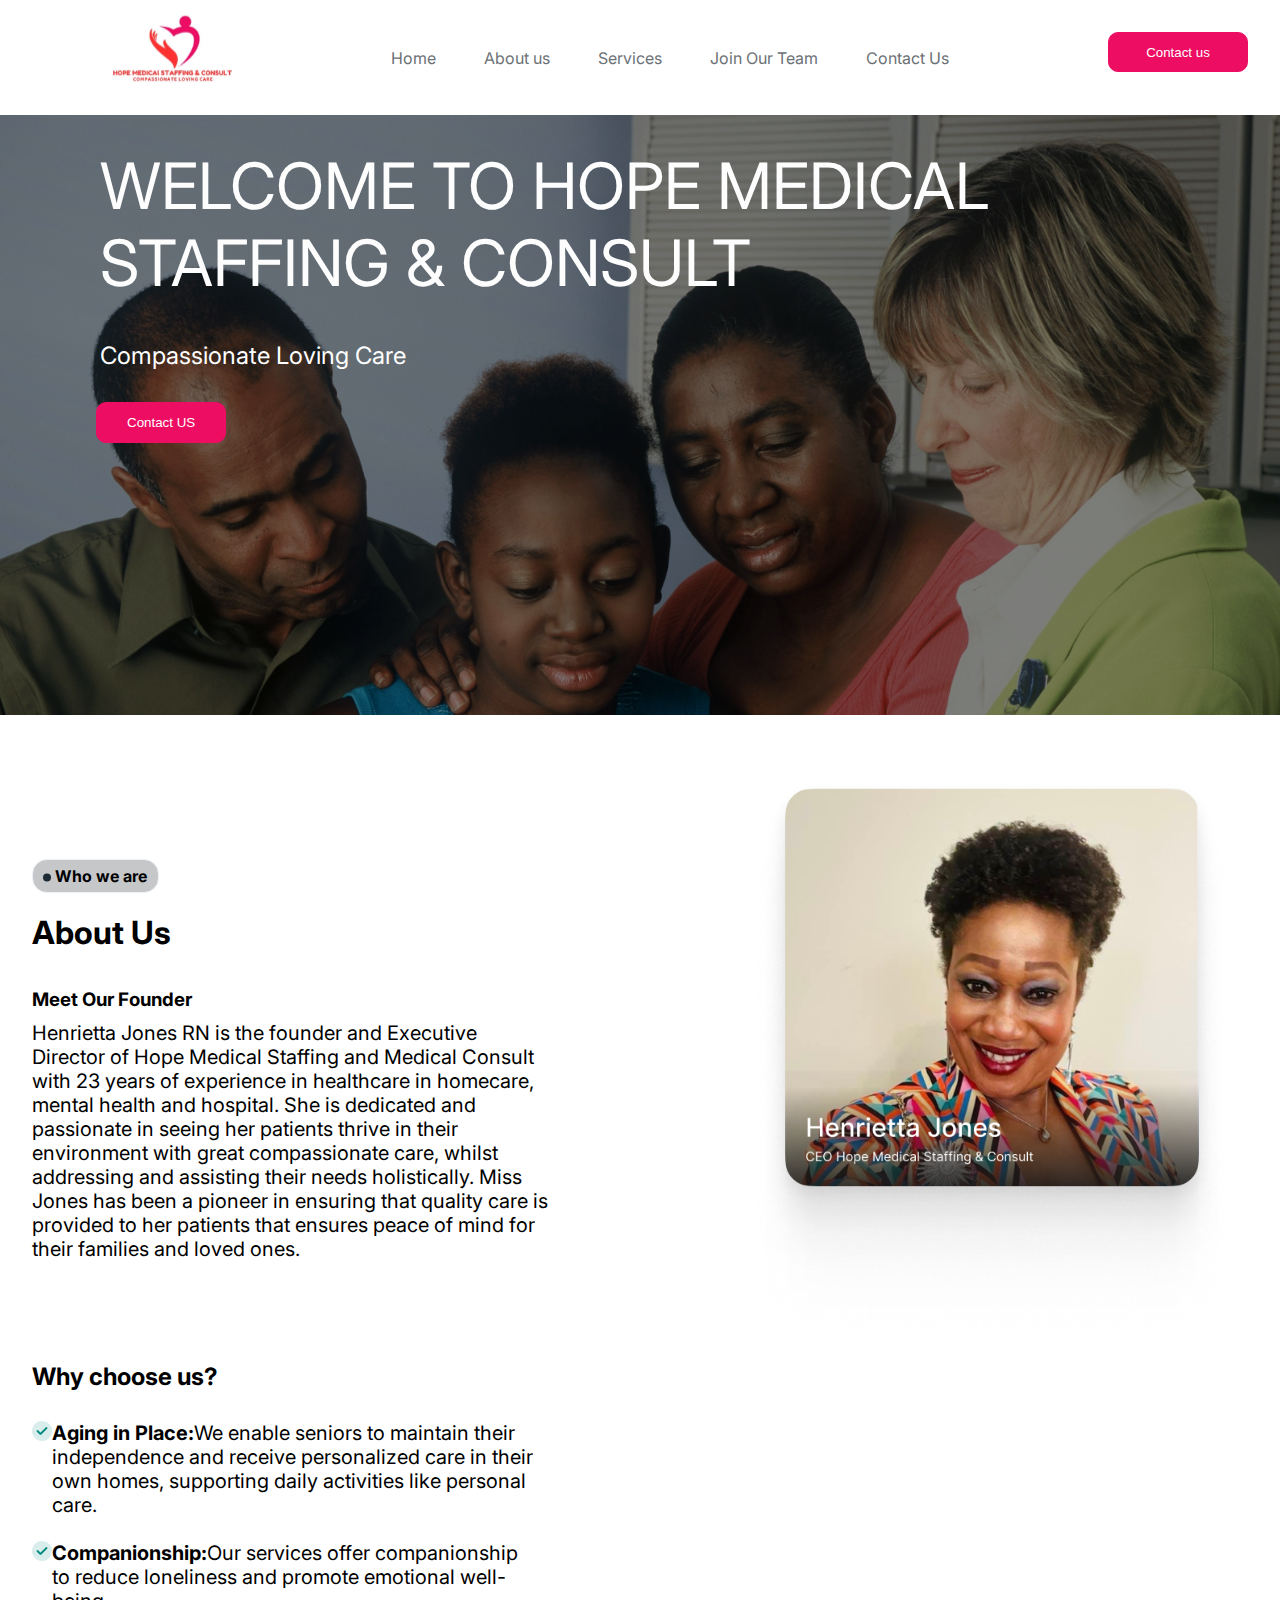
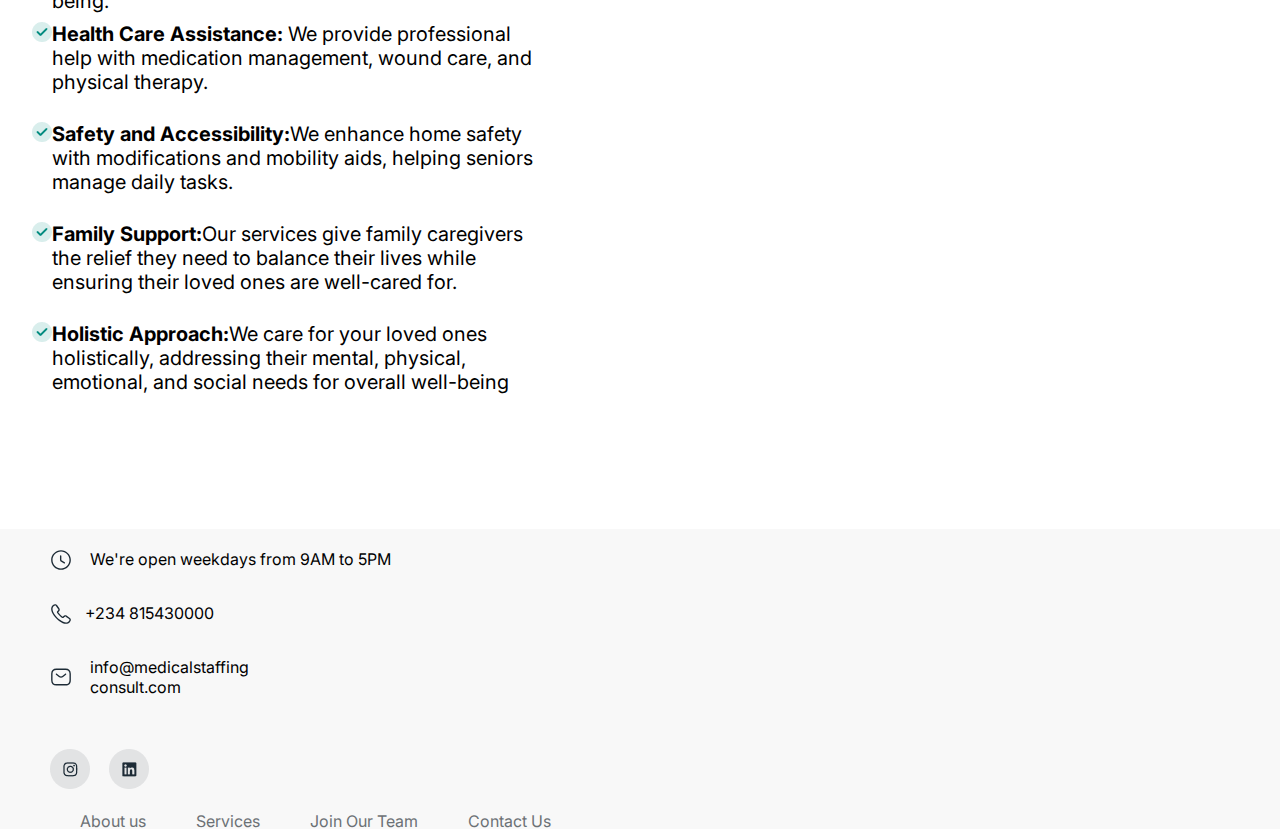
<file: index.html>
<!DOCTYPE html>
<html lang="en">
<meta charset="UTF-8">
<meta name="viewport" content="device-width, initial-scale= 1.0" >
<head>
 <link rel="stylesheet" href="style.css">
 <link rel="preconnect" href="https://fonts.googleapis.com">
 <link rel="preconnect" href="https://fonts.gstatic.com" crossorigin>
 <link href="https://fonts.googleapis.com/css2?family=Inter:ital,opsz,wght@0,14..32,100..900;1,14..32,100..900&display=swap" rel="stylesheet">
 <title>
   Hope medicalstaffingconsult center
 </title>

</head>
 <body>
    <nav  id="top1">
          <a   href="index.html"> <img class="logo"    src="logo.svg" alt="a logo"></a>
        <ul class="list">

            <li >  <a class="home"  href="index.html"> Home</a>     </li>

            <li > <a  class="about"  href="about.html"> About us</a> </li>

            <li > <a   class="services"  href="services.html">Services</a></li>

            <li  ><a   class="Jot"   href="Join.html">Join Our Team   </a></li>

            <li > <a  class="come" href="contact.html"> Contact Us   </a>   </li>

        </ul>
        <button class="btn"> <a class="btn11"  href="contact.html">  Contact us</a> </button>

      <div class="span_nav">
         <span></span>
         <span></span>
         <span></span>
      </div>
      </div>

    </nav>
  <section class="header">
        <div class="head1">
            <h1 class="wlc"> WELCOME TO HOPE MEDICAL STAFFING & CONSULT</h1>
            <p class="comp">Compassionate Loving Care</p>
            <button class="btn1" >  <a class="btn11" href="contact.html"> Contact US</a></button>
       </div>
    </section> 
    
    
   <main  id="him">
        <div class="she">
           <div class="her">
              <div class="anji">
                 <h4  class="wwa"><img src="dot.svg" alt="a dot"> Who we are</h4>
                 <h1 class="abot">About Us</h1>
                 <h3  class="mof"> Meet Our Founder</h3>
                 <p  class="man" >Henrietta Jones RN is the founder and Executive Director of Hope Medical Staffing and Medical Consult with 23 years of experience in healthcare in homecare, mental health and hospital. She is dedicated and passionate in seeing her patients thrive in their environment with great compassionate care, whilst addressing and assisting their needs holistically. Miss Jones has been a pioneer in ensuring that quality care is provided to her patients that ensures peace of mind for their families and loved ones.</p>
            </div> 
           </div>
            
            <div class="ceo">
               <img  class="ceo1"  src="Caf card.png">
             </div>


        </div>




        <div class="gen">

          <div class="gen1">


               <h3 class="wcu"> Why choose us?</h3>


             <div class="div1">
                <div class="div2_img"><img src="Group 3.png"></div>
                <div class="div3">
                  <p class="spc"><b>Aging in Place:</b>We enable seniors to maintain their independence and receive personalized care in their own homes, supporting daily activities like personal care.</p>

                </div>
             </div>


             <div class="div4">
                <div class="div2_img"><img src="Group 3.png"></div>
                <div class="div5">
                  <p class="spc"><b>Companionship:</b>Our services offer companionship to reduce loneliness and promote emotional well-being.</p>

                </div>
             </div>

             <div class="div1">
                <div class="div2_img"><img src="Group 3.png"></div>
                <div class="div3">
                  <p class="spc"><b>Health Care Assistance:</b> We provide professional help with medication management, wound care, and physical therapy.</p>

                </div>
             </div>


             <div class="div1">
                <div class="div2_img"><img src="Group 3.png"></div>
                <div class="div3">
                  <p class="spc"><b>Safety and Accessibility:</b>We enhance home safety with modifications and mobility aids, helping seniors manage daily tasks.</p>

                </div>
             </div>



             <div class="div1">
                 <div class="div2_img"><img src="Group 3.png"></div>
                 <div class="div3">
                  <p class="spc"><b> Family Support:</b>Our services give family caregivers the relief they need to balance their lives while ensuring their loved ones are well-cared for.</p>

                </div>
             </div>


             <div class="div1">
               <div class="div2_img"><img src="Group 3.png"></div>
               <div class="div3">
                  <p class="spc"><b> Holistic Approach:</b>We care for your loved ones holistically, addressing their mental, physical, emotional, and social needs for overall well-being</p>

                </div>
              </div>
          </div>   
        </div>
   </main>

   
   <footer id="tega" >
      <div class="bigD"> 
      <p class="nav_p"><img class="minbox"src="clock.svg">We're open weekdays from 9AM to 5PM</p>
      <p class="nav_p2"> <img class="minbox1" src="call.svg">+234 815430000</p>
      <p class="nav_p"><img  class="minbox2" src="sms.svg">info@medicalstaffing<br>consult.com</p>

       <div class="social"> <img src="insta.png">
       <img  class="linkd"  src="link din.png">
       </div>
     </div>

       <div class="list001">
         <ul class="list2">
            <li>  <a   class="about"   href="about.html"> About us</a> </li>          
            <li>  <a    class="services"  href="services.html">Services</a></li>
            <li>  <a    class="Jot"   href="Join.html">Join Our Team  </a></li>
            <li> <a   class="come"      href="contact.html" > Contact Us </a>   </li>
         </ul>
       </div>
   </footer>
   

   <script src="scripts.js"></script>
 </body>
</file>
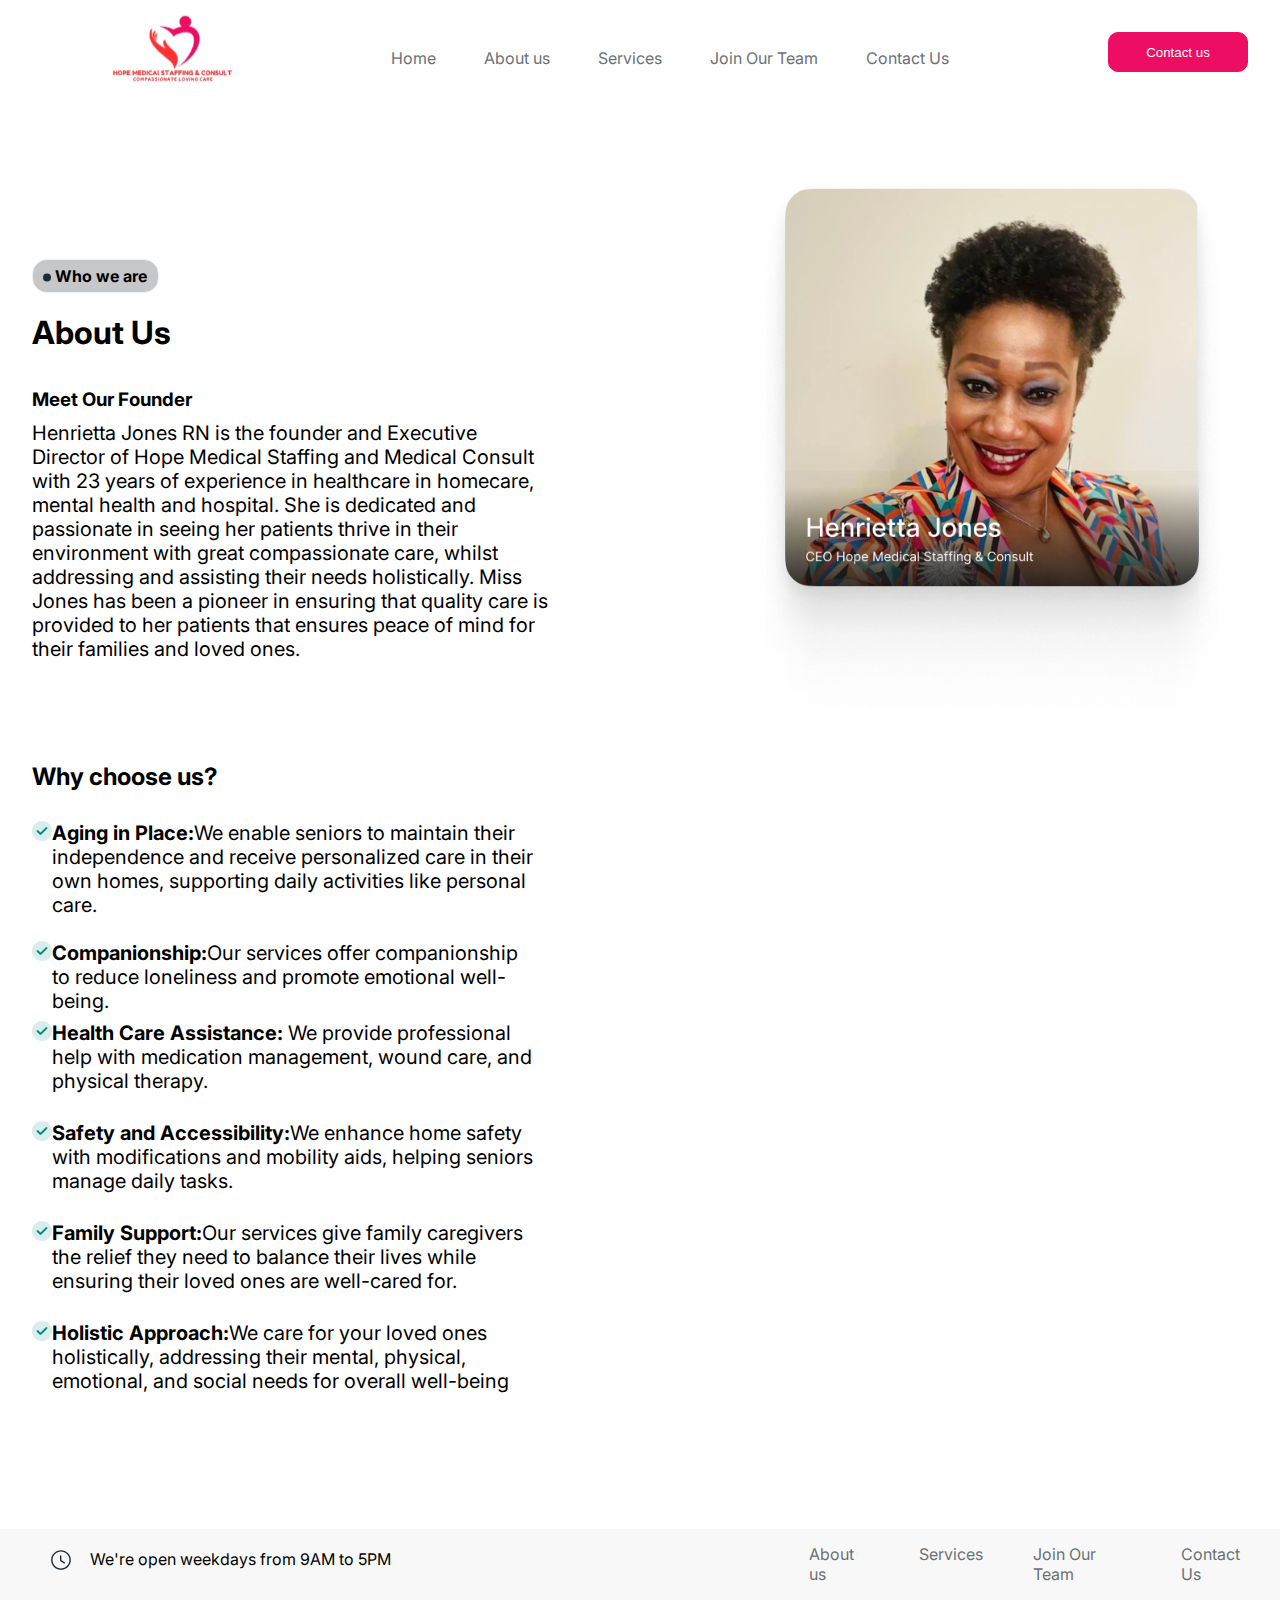
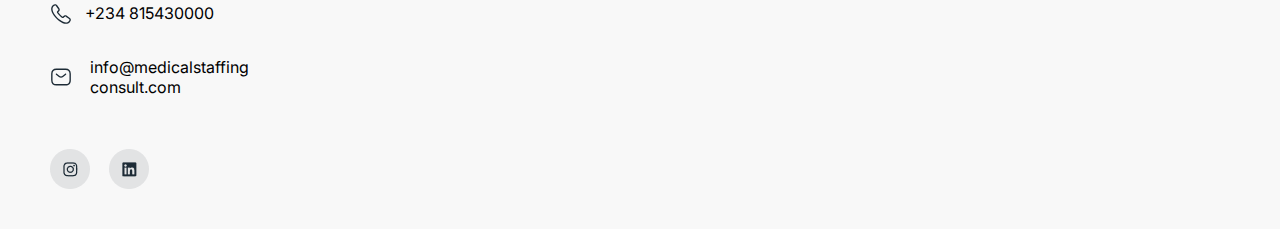
<file: about.html>
<!DOCTYPE html>
<html lang="en">
<meta charset="UTF-8">
<meta name="viewport" content="device-width, initial-scale= 1.0" >
<head>
 <link rel="stylesheet" href="about.css">
 <link rel="preconnect" href="https://fonts.googleapis.com">
 <link rel="preconnect" href="https://fonts.gstatic.com" crossorigin>
 <link href="https://fonts.googleapis.com/css2?family=Inter:ital,opsz,wght@0,14..32,100..900;1,14..32,100..900&display=swap" rel="stylesheet">
</head>
 <body>
    <nav  id="top1">
      <a   href="index.html"> <img class="logo"    src="logo.svg" alt="a logo"></a>
      <ul class="list">

            <li >  <a class="home"  href="index.html"> Home</a>     </li>

            <li > <a  class="about"  href="about.html"> About us</a> </li>

            <li > <a   class="services"  href="services.html">Services</a></li>

            <li  ><a   class="Jot"   href="Join.html">Join Our Team   </a></li>

            <li > <a  class="come" href="contact.html"> Contact Us   </a>   </li>

        </ul>
        <button class="btn"> <a class="btn11"  href="contact.html">  Contact us</a> </button>

      <div class="span_nav">
         <span></span>
         <span></span>
         <span></span>
      </div>

    </nav>
    <section  id="him">
      <div class="she">
         <div class="her">
             <div class="anji">
                <h4  class="wwa"><img src="dot.svg" alt="a dot"> Who we are</h4>
                <h1 class="abot">About Us</h1>
                <h3  class="mof"> Meet Our Founder</h3>
                 <p  class="man" >Henrietta Jones RN is the founder and Executive Director of Hope Medical Staffing and Medical Consult with 23 years of experience in healthcare in homecare, mental health and hospital. She is dedicated and passionate in seeing her patients thrive in their environment with great compassionate care, whilst addressing and assisting their needs holistically. Miss Jones has been a pioneer in ensuring that quality care is provided to her patients that ensures peace of mind for their families and loved ones.</p>
             </div> 
             </div>
             
             <div class="ceo">
                <img  class="ceo1"  src="Caf card.png">
              </div>
 
 
         </div>
 
 
 
 
        <div class="gen">
 
          <div class="gen1">
 
 
               <h3 class="wcu"> Why choose us?</h3>
 
 
              <div class="div1">
                 <div class="div2_img"><img src="Group 3.png"></div>
                 <div class="div3">
                   <p class="spc"><b>Aging in Place:</b>We enable seniors to maintain their independence and receive personalized care in their own homes, supporting daily activities like personal care.</p>
 
                 </div>
              </div>
 
 
              <div class="div4">
                 <div class="div2_img"><img src="Group 3.png"></div>
                 <div class="div5">
                   <p class="spc"><b>Companionship:</b>Our services offer companionship to reduce loneliness and promote emotional well-being.</p>
 
                 </div>
              </div>
 
              <div class="div1">
                 <div class="div2_img"><img src="Group 3.png"></div>
                 <div class="div3">
                   <p class="spc"><b>Health Care Assistance:</b> We provide professional help with medication management, wound care, and physical therapy.</p>
 
                 </div>
              </div>
 
 
              <div class="div1">
                 <div class="div2_img"><img src="Group 3.png"></div>
                 <div class="div3">
                   <p class="spc"><b>Safety and Accessibility:</b>We enhance home safety with modifications and mobility aids, helping seniors manage daily tasks.</p>
 
                 </div>
              </div>
 
 
 
              <div class="div1">
                  <div class="div2_img"><img src="Group 3.png"></div>
                  <div class="div3">
                   <p class="spc"><b> Family Support:</b>Our services give family caregivers the relief they need to balance their lives while ensuring their loved ones are well-cared for.</p>
 
                 </div>
              </div>
 
 
              <div class="div1">
                <div class="div2_img"><img src="Group 3.png"></div>
                <div class="div3">
                   <p class="spc"><b> Holistic Approach:</b>We care for your loved ones holistically, addressing their mental, physical, emotional, and social needs for overall well-being</p>
 
                 </div>
         </div>
 
         </div>
            
       </div>
    
    </section>
    
    <footer id="tega" >
      <div class="bigD"> 
      <p class="nav_p"><img class="minbox"src="clock.svg">We're open weekdays from 9AM to 5PM</p>
      <p class="nav_p2"> <img class="minbox1" src="call.svg">+234 815430000</p>
      <p class="nav_p"><img  class="minbox2" src="sms.svg">info@medicalstaffing<br>consult.com</p>

       <div class="social"> <img src="insta.png">
       <img  class="linkd"  src="link din.png">
       </div>
     </div>

       <div class="list001">
         <ul class="list2">
            <li>  <a   class="about"   href="about.html"> About us</a> </li>          
            <li>  <a    class="services"  href="services.html">Services</a></li>
            <li>  <a    class="Jot"   href="Join.html">Join Our Team  </a></li>
            <li> <a   class="come"      href="contact.html" > Contact Us </a>   </li>
         </ul>
       </div>
   </footer>
   

   <script src="scripts.js"></script>
 </body>
</file>
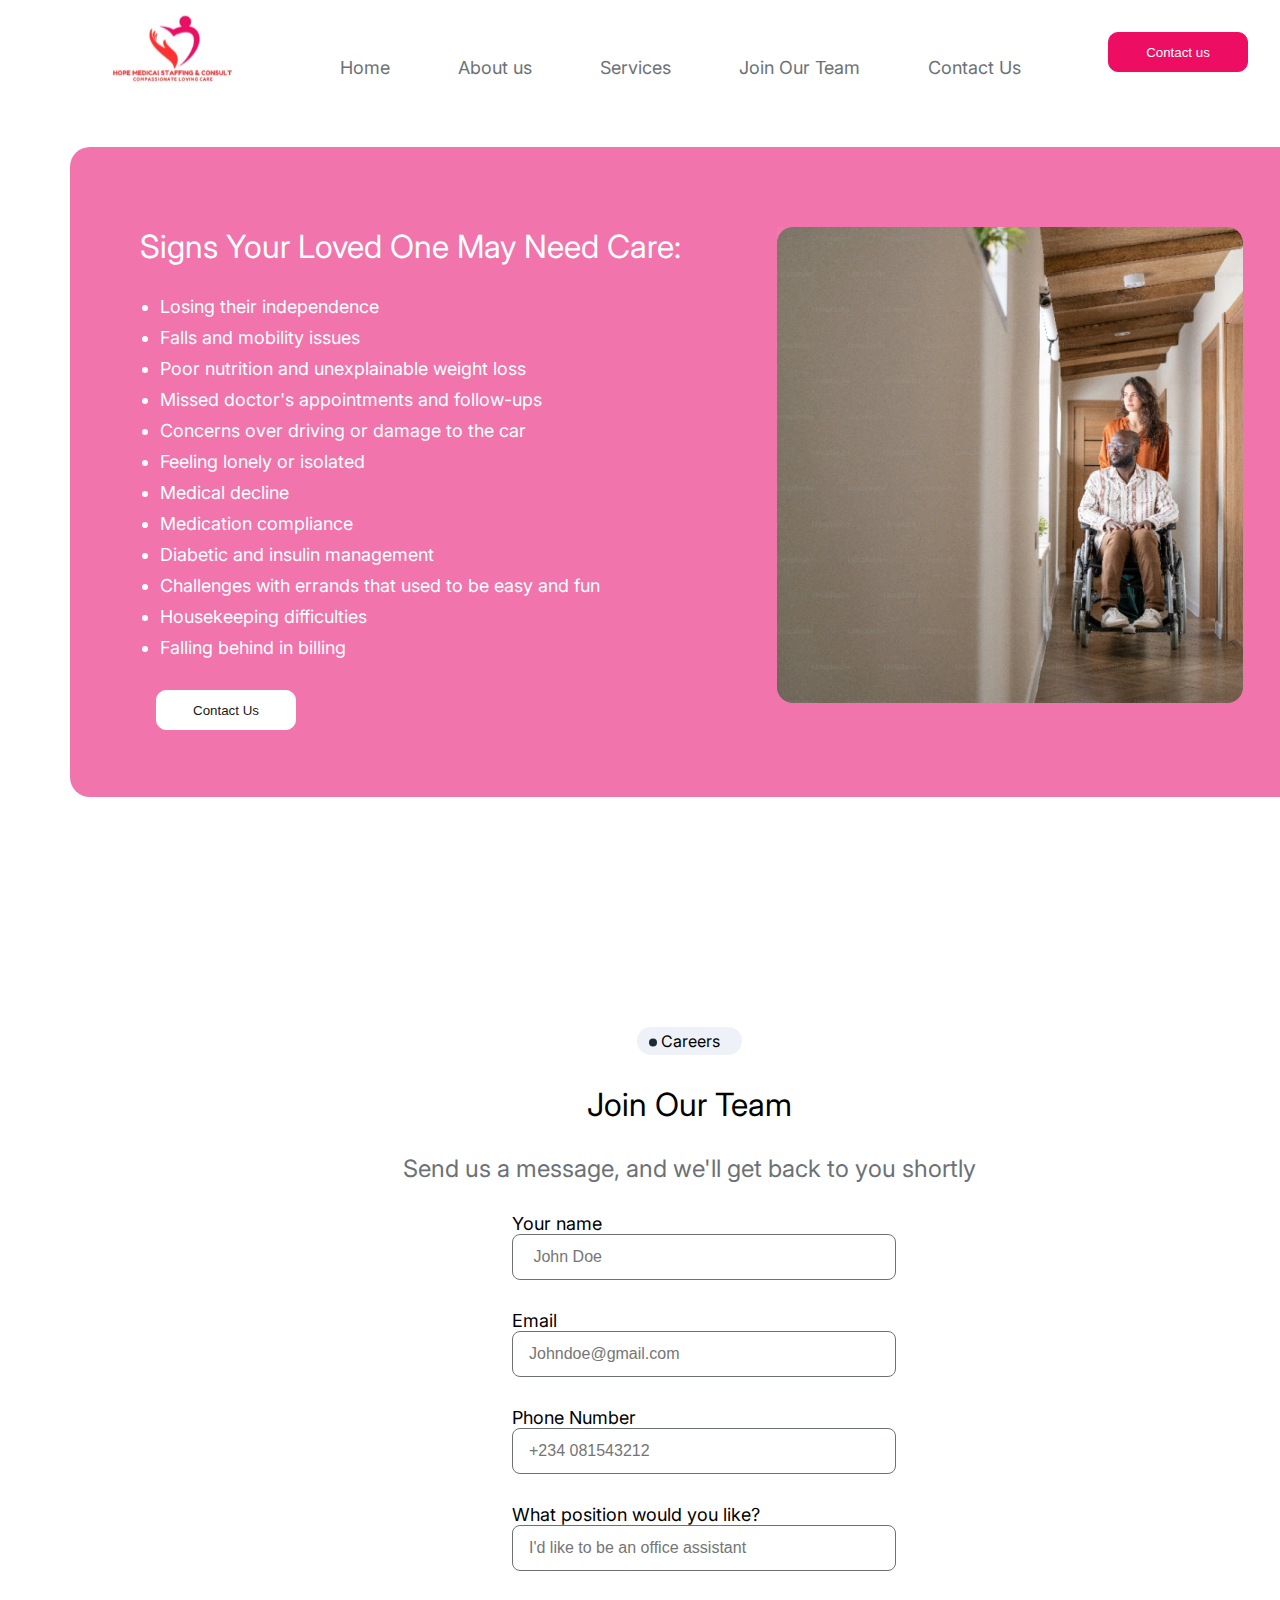
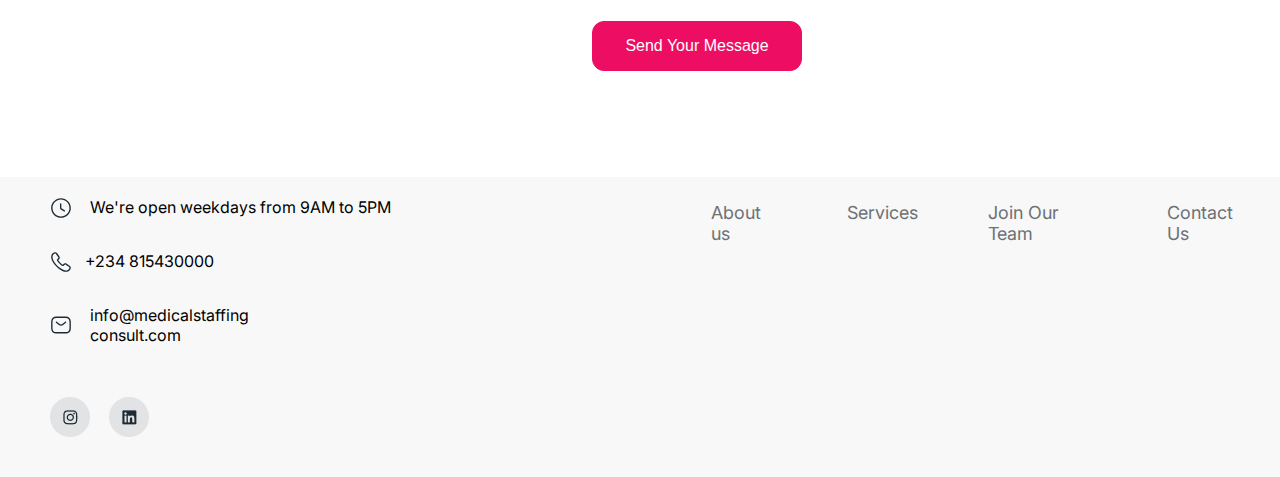
<file: contact.html>
<!DOCTYPE html>
<html lang="en">
<meta charset="UTF-8">
<meta name="viewport" content="device-width, initial-scale= 1.0" >
<head>
 <link rel="stylesheet" href="contact.css">
 <link rel="preconnect" href="https://fonts.googleapis.com">
 <link rel="preconnect" href="https://fonts.gstatic.com" crossorigin>
 <link href="https://fonts.googleapis.com/css2?family=Inter:ital,opsz,wght@0,14..32,100..900;1,14..32,100..900&display=swap" rel="stylesheet">
</head>
 <body>
    <nav  id="top1">
      <a   href="index.html"> <img class="logo"    src="logo.svg" alt="a logo"></a>
      <ul class="list">

            <li >  <a class="home"  href="index.html"> Home</a>     </li>

            <li > <a  class="about"  href="about.html"> About us</a> </li>

            <li > <a   class="services"  href="services.html">Services</a></li>

            <li  ><a   class="Jot"   href="Join.html">Join Our Team   </a></li>

            <li > <a  class="come" href="contact.html"> Contact Us   </a>   </li>

        </ul>
        <button class="btn"> <a class="btn11"  href="contact.html">  Contact us</a> </button>
      <div class="span_nav">
         <span></span>
         <span></span>
         <span></span>
      </div>
      </div>

    </nav>

    <section id="paul">
        <div class="words">
          <div class="gray">
            <p class="first">Signs Your Loved One May Need Care:</p>

            <ul>
                <li>Losing their independence</li>
                <li>Falls and mobility issues </li>
                <li >Poor nutrition and unexplainable weight loss </li>
                <li>Missed doctor's appointments and follow-ups</li>
                <li>Concerns over driving or damage to the car</li>
                <li>Feeling lonely or isolated</li>
                <li>Medical decline</li>
                <li>Medication compliance</li>
                <li> Diabetic and insulin management</li>
                <li>Challenges with errands that used to be easy and fun</li>
                <li>Housekeeping difficulties</li>
                <li>Falling behind in billing</li>
                <button   class="btn9"  > <a class="ink"   href="contact.html" > Contact Us</a></button>
            </ul>
          </div>
          <div class="picture">
            <img  class="pic"     src="picture.jpg">
          </div>
      
       </div>
   </section>

   <section  class="jon">
    <div  class="bubble"> 
       <div class="car"   > <img src="dot.svg"> Careers</div>
       <p  class="sup">  Join Our Team</p>
       <p  class="send">Send us a message, and we'll get back to you shortly  </p>
    </div>
    <div  class="boxes">
       <div  class="bin"><label for="Name">Your name</label>
        <p>  <input class="mibin"      type="Name" placeholder= " John Doe"></p>
       </div>
       <div  class="bin">
        <label for="email address">Email</label>
         <p> <input class="mibin"    type="email" placeholder="Johndoe@gmail.com"></p>
        </div>
       <div   class="bin" ><label for="Phone Number"> Phone Number</label>
        <p><input class="mibin"     type="number" placeholder="+234 081543212"></p>
        </div>
        <div class="bin">
            <label for="Question"> What position would you like?</label>
            <p> <input class="mibin"   type="text" name="text" placeholder="I'd like to be an office assistant"></p>
        </div>
        <button  class="phone"><a href=""></a>Send Your Message</button>
        
    </div>
 </section>
 
 <footer id="tega" >
   <div class="bigD"> 
   <p class="nav_p"><img class="minbox"src="clock.svg">We're open weekdays from 9AM to 5PM</p>
   <p class="nav_p2"> <img class="minbox1" src="call.svg">+234 815430000</p>
   <p class="nav_p"><img  class="minbox2" src="sms.svg">info@medicalstaffing<br>consult.com</p>

    <div class="social"> <img src="insta.png">
    <img  class="linkd"  src="link din.png">
    </div>
  </div>

    <div class="list001">
      <ul class="list2">
         <li>  <a   class="about"   href="about.html"> About us</a> </li>          
         <li>  <a    class="services"  href="services.html">Services</a></li>
         <li>  <a    class="Jot"   href="Join.html">Join Our Team  </a></li>
         <li> <a   class="come"      href="contact.html" > Contact Us </a>   </li>
      </ul>
    </div>
</footer>
<script src="scripts.js"></script>
</body>
</html>
</file>
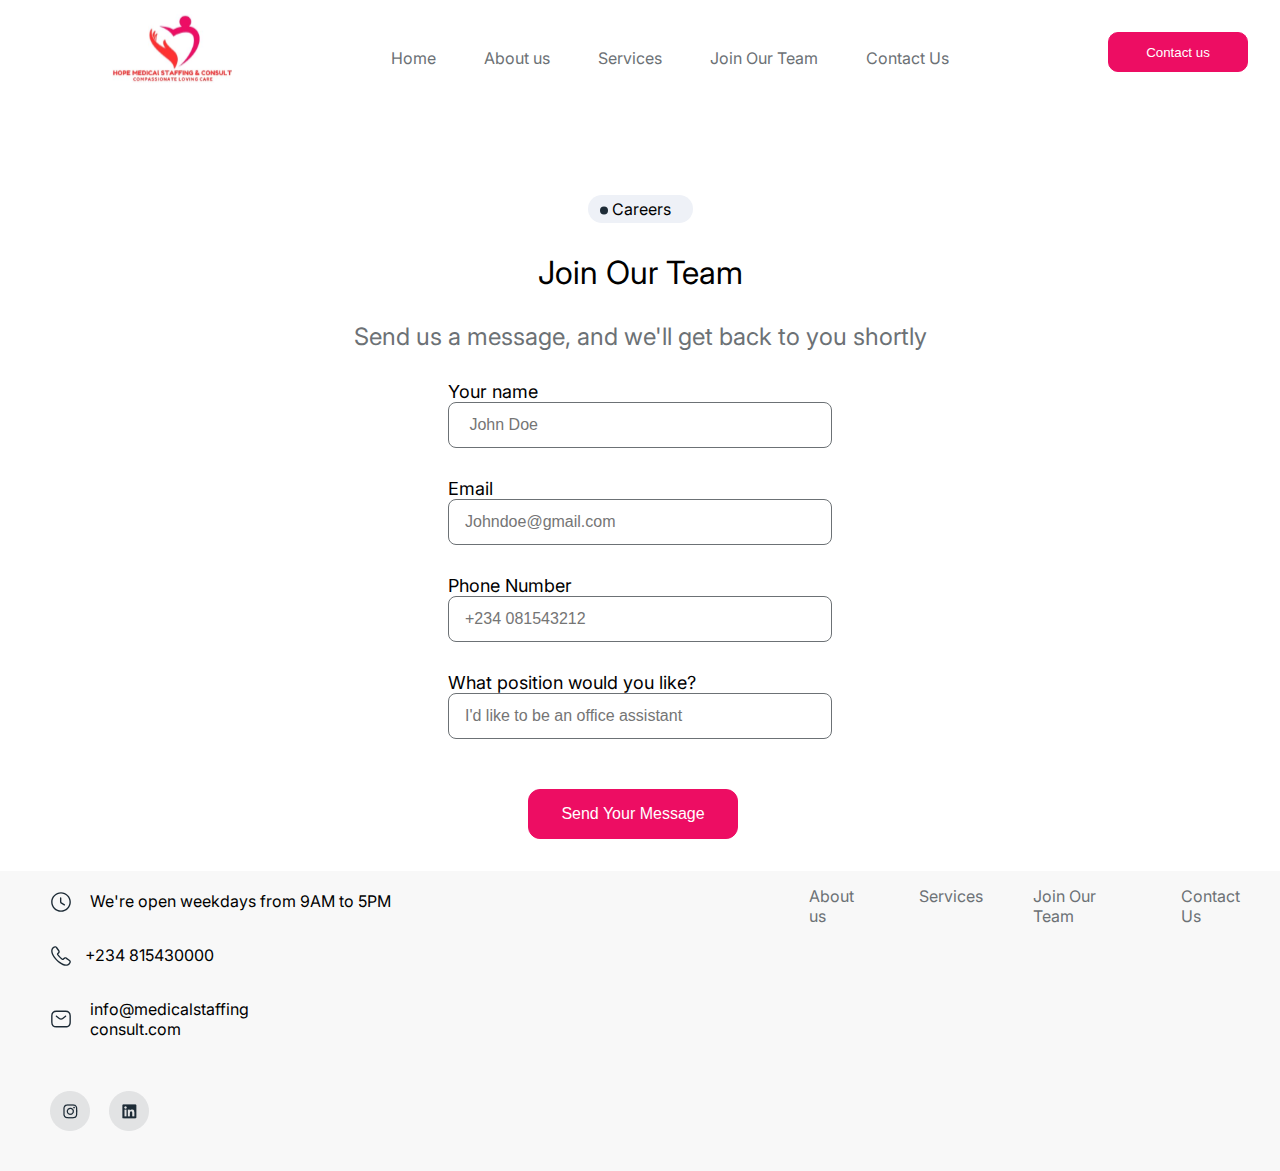
<file: Join.html>
<!DOCTYPE html>
<html lang="en">
<meta charset="UTF-8">
<meta name="viewport" content="device-width, initial-scale= 1.0" >
<head>
 <link rel="stylesheet" href="join.css">
 <link rel="preconnect" href="https://fonts.googleapis.com">
 <link rel="preconnect" href="https://fonts.gstatic.com" crossorigin>
 <link href="https://fonts.googleapis.com/css2?family=Inter:ital,opsz,wght@0,14..32,100..900;1,14..32,100..900&display=swap" rel="stylesheet">
</head>
 <body>
    <nav  id="top1">
      <a   href="index.html"> <img class="logo"    src="logo.svg" alt="a logo"></a>
      <ul class="list">

            <li >  <a class="home"  href="index.html"> Home</a>     </li>

            <li > <a  class="about"  href="about.html"> About us</a> </li>

            <li > <a   class="services"  href="services.html">Services</a></li>

            <li  ><a   class="Jot"   href="Join.html">Join Our Team   </a></li>

            <li > <a  class="come" href="contact.html"> Contact Us   </a>   </li>

        </ul>
        <button class="btn"> <a class="btn11"  href="contact.html">  Contact us</a> </button>
      <div class="span_nav">
         <span></span>
         <span></span>
         <span></span>
      </div>
      </div>

    </nav>





    <section  class="jon">
        <div  class="bubble"> 
           <div class="car"   > <img src="dot.svg"> Careers</div>
           <p  class="sup">  Join Our Team</p>
           <p  class="send">Send us a message, and we'll get back to you shortly  </p>
        </div>
        <div  class="boxes">
           <div  class="bin"><label for="Name">Your name</label>
            <p>  <input class="mibin"      type="Name" placeholder= " John Doe"></p>
           </div>
           <div  class="bin">
            <label for="email address">Email</label>
             <p> <input class="mibin"    type="email" placeholder="Johndoe@gmail.com"></p>
            </div>
           <div   class="bin" ><label for="Phone Number"> Phone Number</label>
            <p><input class="mibin"     type="number" placeholder="+234 081543212"></p>
            </div>
            <div class="bin">
                <label for="Question"> What position would you like?</label>
                <p> <input class="mibin"   type="text" name="text" placeholder="I'd like to be an office assistant"></p>
            </div>
            <button  class="phone"><a href=""></a>Send Your Message</button>
            
        </div>
  </section>




  <footer id="tega" >
   <div class="bigD"> 
   <p class="nav_p"><img class="minbox"src="clock.svg">We're open weekdays from 9AM to 5PM</p>
   <p class="nav_p2"> <img class="minbox1" src="call.svg">+234 815430000</p>
   <p class="nav_p"><img  class="minbox2" src="sms.svg">info@medicalstaffing<br>consult.com</p>

    <div class="social"> <img src="insta.png">
    <img  class="linkd"  src="link din.png">
    </div>
  </div>

    <div class="list001">
      <ul class="list2">
         <li>  <a   class="about"   href="about.html"> About us</a> </li>          
         <li>  <a    class="services"  href="services.html">Services</a></li>
         <li>  <a    class="Jot"   href="Join.html">Join Our Team  </a></li>
         <li> <a   class="come"      href="contact.html" > Contact Us </a>   </li>
      </ul>
    </div>
</footer>
<script src="scripts.js"></script>
</body>
</html>
</file>
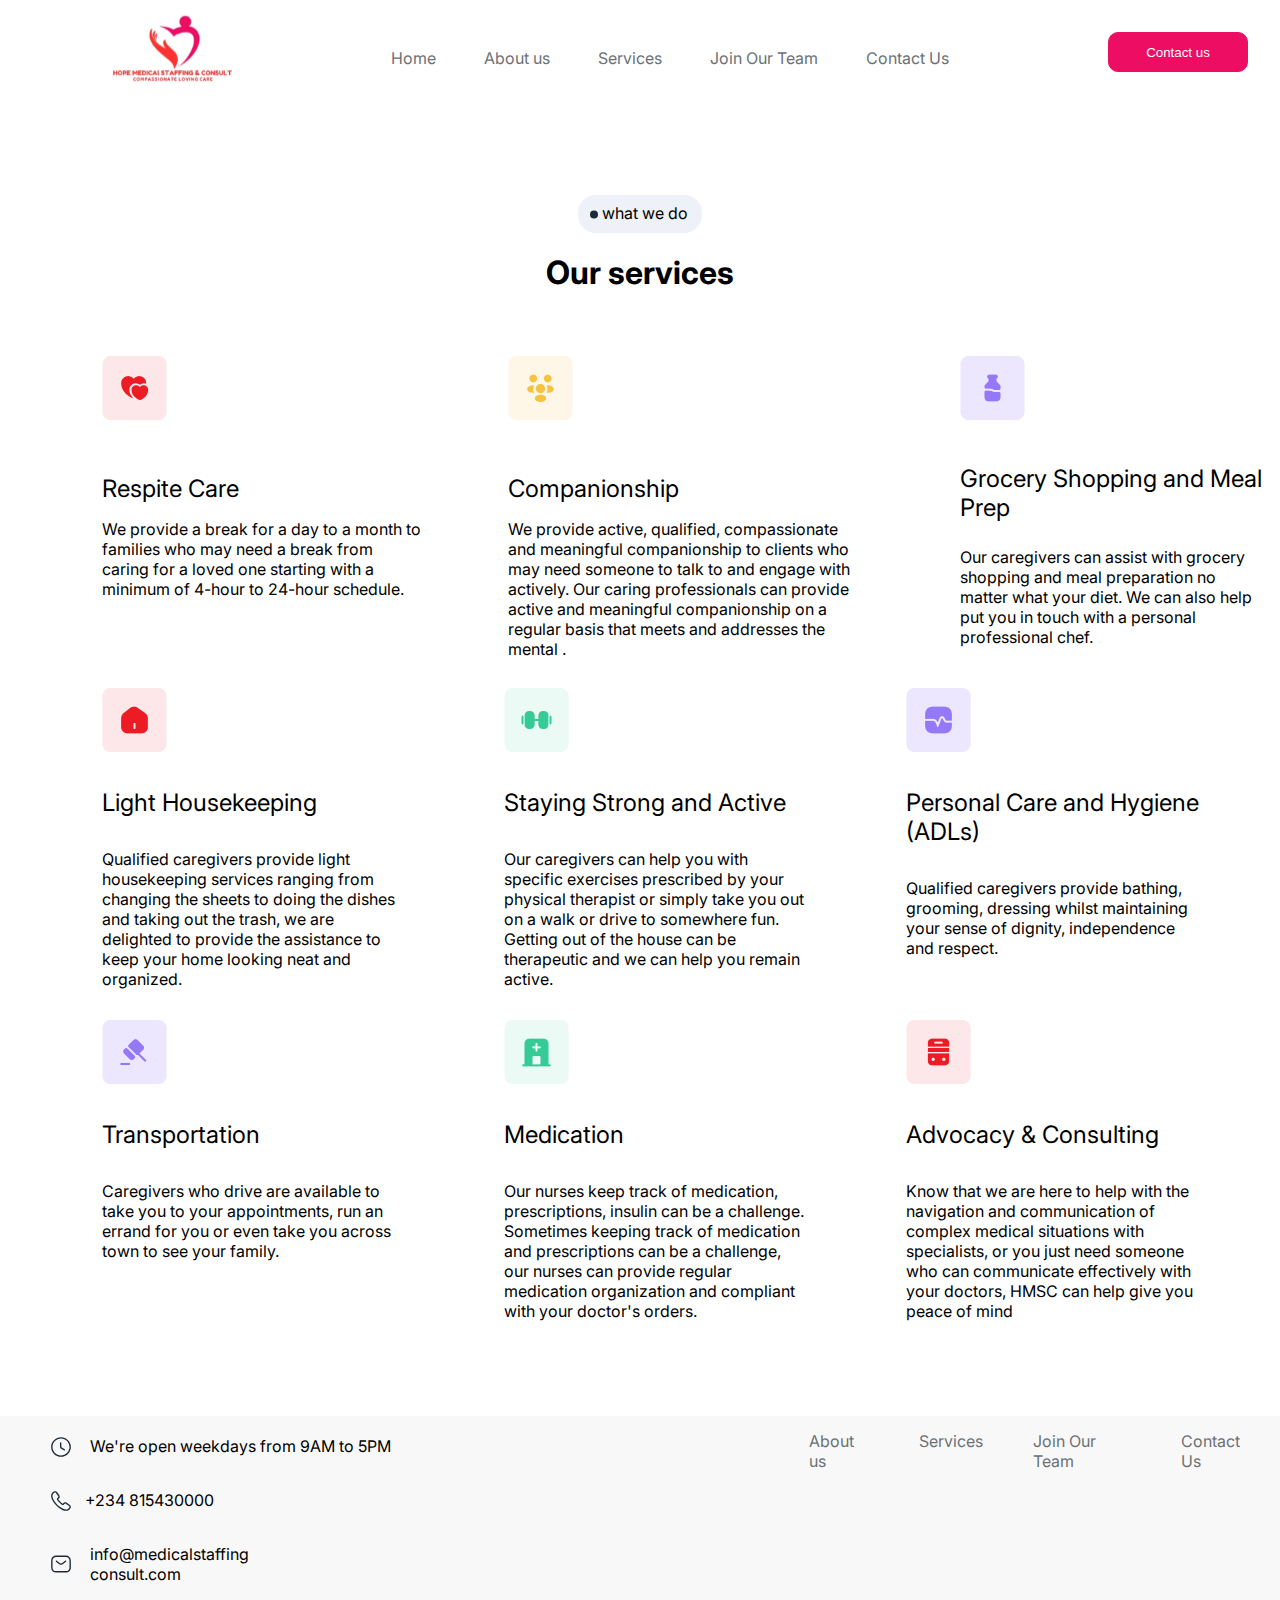
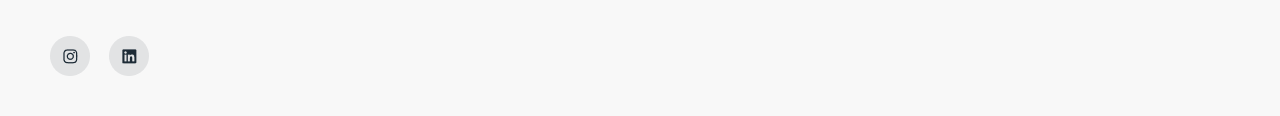
<file: services.html>
<!DOCTYPE html>
<html lang="en">
<meta charset="UTF-8">
<meta name="viewport" content="device-width, initial-scale= 1.0" >
<head>
 <link rel="stylesheet" href="serve.css">
 <link rel="preconnect" href="https://fonts.googleapis.com">
 <link rel="preconnect" href="https://fonts.gstatic.com" crossorigin>
 <link href="https://fonts.googleapis.com/css2?family=Inter:ital,opsz,wght@0,14..32,100..900;1,14..32,100..900&display=swap" rel="stylesheet">
</head>
 <body>
    <nav  id="top1">
      <a   href="index.html"> <img class="logo"    src="logo.svg" alt="a logo"></a>
      <ul class="list">

            <li >  <a class="home"  href="index.html"> Home</a>     </li>

            <li > <a  class="about"  href="about.html"> About us</a> </li>

            <li > <a   class="services"  href="services.html">Services</a></li>

            <li  ><a   class="Jot"   href="Join.html">Join Our Team   </a></li>

            <li > <a  class="come" href="contact.html"> Contact Us   </a>   </li>

        </ul>
        <button class="btn"> <a class="btn11"  href="contact.html">  Contact us</a> </button>

      <div class="span_nav">
         <span></span>
         <span></span>
         <span></span>
      </div>
     </nav>


      <div class="sec1">
               <p class="what"><img src="dot.svg">  what we do </p>
               <h1 class="our"> Our services </h1>
               </div>
            
            

           <div class="work">
              <div class="care">
                <img  class="box"    src="love.png">
                <p class="rep">Respite Care </p>
                <p>We provide a break for a day to a month to families who may need a break from caring for a loved one starting with a minimum of 4-hour to 24-hour schedule. </p>
              </div>


              <div  class="comp">
                <img   class="box1" src="companion.png">
                <p class="rep1">Companionship </p>
                <p>We provide active, qualified, compassionate and meaningful companionship to clients who may need someone to talk to and engage with actively. Our caring professionals can provide active and meaningful companionship on a regular basis that meets and addresses the mental . </p>
              </div>


               <div   class="grocery">
                <img  class="box2"  src="grocery.png">
                <p  class="rep2">Grocery Shopping and Meal Prep</p>
                <p>Our caregivers can assist with grocery shopping and meal preparation no matter what your diet. We can also help put you in touch with a personal professional chef. </p>
               </div>
              </div>


            <div class="work1">
               <div  class="light">
                <img class="box3"    src="light house.png">
                <p class="rep3">Light Housekeeping</p>
                <p>Qualified caregivers provide light housekeeping services ranging from changing the sheets to doing the dishes and taking out the trash, we are delighted to provide the assistance to keep your home looking neat and organized. </p>
               </div>



               <div  class="gym"> 
                <img   class="box4"   src="gym.png">
                <p class="rep4">Staying Strong and Active </p>
                <p>Our caregivers can help you with specific exercises prescribed by your physical therapist or simply take you out on a walk or drive to somewhere fun. Getting out of the house can be therapeutic and we can help you remain active. </p>
               </div>

               <div class="hygiene"> 
                <img class="box5"    src="hygiene.png">
                <p class="rep5">Personal Care and Hygiene (ADLs)</p>
                <p> Qualified caregivers provide bathing, grooming, dressing whilst maintaining your sense of dignity, independence and respect.</p>
               </div>
            </div>



            <div  class="work2">
                <div class="transportation">
                 <img  class="box6" src="transportation.png">
                 <p class="rep6">Transportation </p>
                 <p>Caregivers who drive are available to take you to your appointments, run an errand for you or even take you across town to see your family.  </p>
                </div>



                <div  class="med">
                 <img  class="box7"    src="medication.png">
                 <p class="rep7">Medication </p>
                 <p>Our nurses keep track of medication, prescriptions, insulin can be a challenge. Sometimes keeping track of medication and prescriptions can be a challenge, our nurses can provide regular medication organization and compliant with your doctor's orders. </p>
                </div>


                <div class="advocacy">
                    <img class="box7"   src="advocay.png">
                    <p  class="rep7">Advocacy & Consulting </p>
                    <p>Know that we are here to help with the navigation and communication of complex medical situations with specialists, or you just need someone who can communicate effectively with your doctors, HMSC can help give you peace of mind</p>

                </div>
            </div>
     </div>
          
     <footer id="tega" >
      <div class="bigD"> 
      <p class="nav_p"><img class="minbox"src="clock.svg">We're open weekdays from 9AM to 5PM</p>
      <p class="nav_p2"> <img class="minbox1" src="call.svg">+234 815430000</p>
      <p class="nav_p"><img  class="minbox2" src="sms.svg">info@medicalstaffing<br>consult.com</p>

       <div class="social"> <img src="insta.png">
       <img  class="linkd"  src="link din.png">
       </div>
     </div>

       <div class="list001">
         <ul class="list2">
            <li>  <a   class="about"   href="about.html"> About us</a> </li>          
            <li>  <a    class="services"  href="services.html">Services</a></li>
            <li>  <a    class="Jot"   href="Join.html">Join Our Team  </a></li>
            <li> <a   class="come"      href="contact.html" > Contact Us </a>   </li>
         </ul>
       </div>
   </footer>
   <script src="scripts.js"></script>
 </body>
</html>
</file>
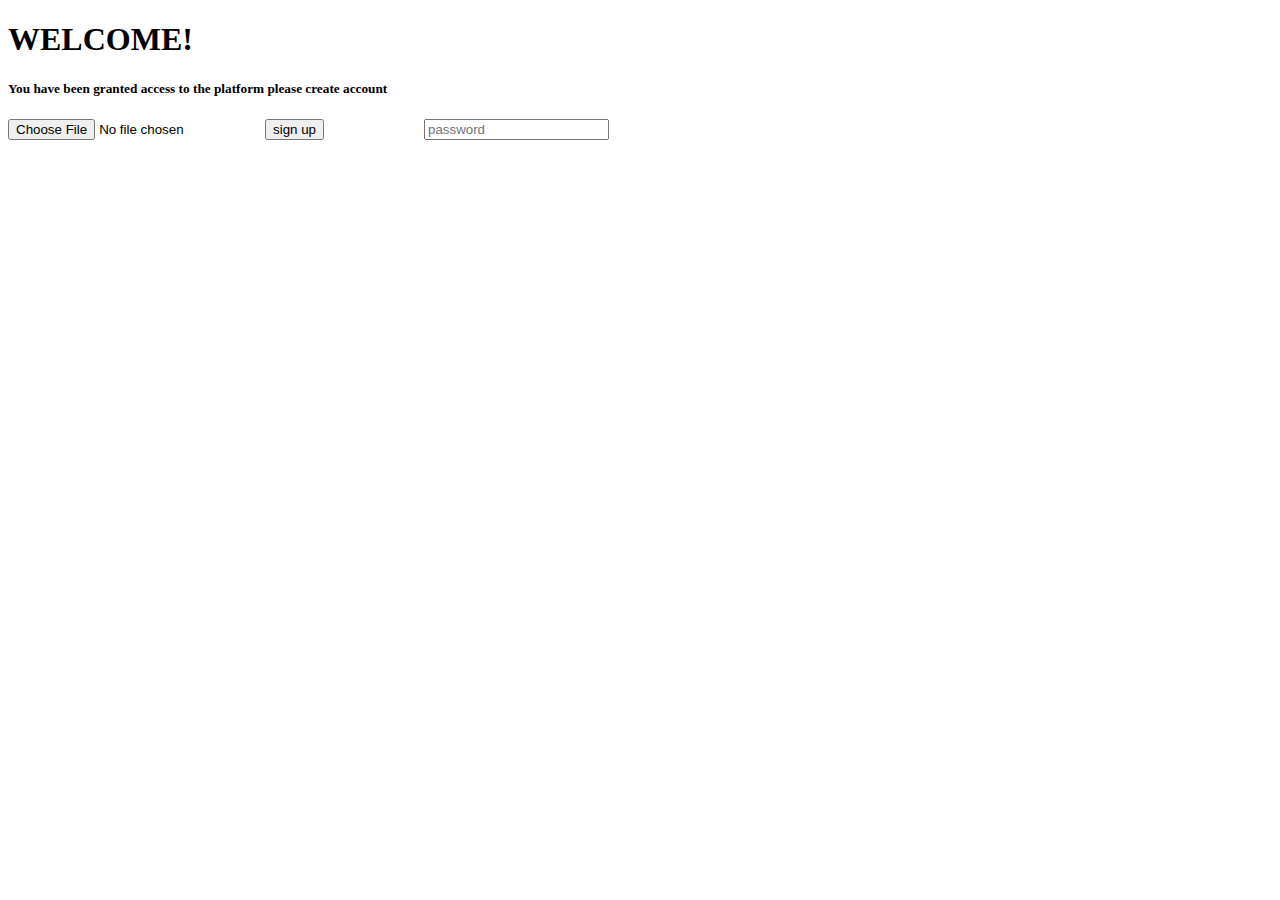
<file: training/goggle.html>
<!DOCTYPE html>
<html>
    <head>
        <link rel="stylesheet"  href="google.css">
    </head>
    <body>
    <h1>
        WELCOME!
    </h1>
    <h5>You have been granted access to the platform please create account</h5>
  <div class="main">
    <div>  
      <input type="file" 
      <p> <button>sign up</button> </p>
    </div>
    <div>
      <input id="pass" password placeholder="password">
    </div>
  </div>
</body>
</html>
</file>
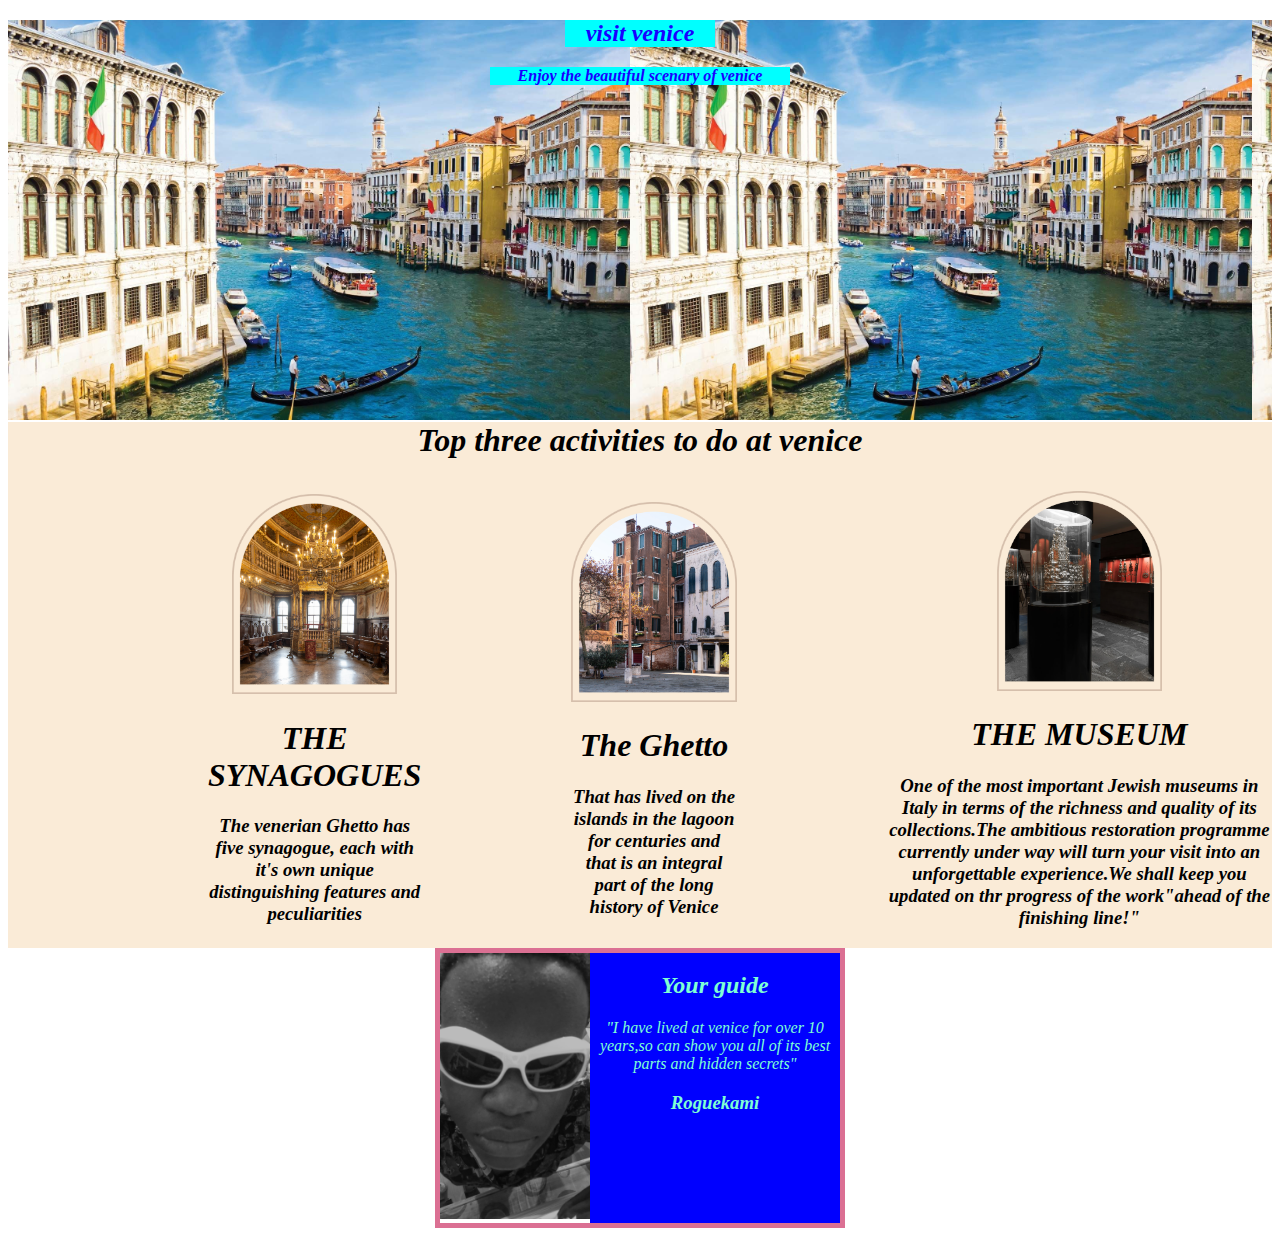
<file: training/venice homepage.html>
<!doctype html>
<html>
    <head>
   <link rel="stylesheet" href="venice.css">
    </head>
    <body>
  <div>  
    <div class="hero">
        <h2 class="venice"> visit venice </h2>
        <h4 class="Enjoy"> <p>Enjoy the beautiful scenary of venice</p</h4>
   </div>
     
   <div class="umm">
    <h3 class="top"> Top three activities to do at venice</h3>
     <div class="middle">
        <div class="box1">
          <img class="cat" src="twitterTavola-disegno-6@2x.png" alt=" a picture of cathedral "> 
          <h1>THE SYNAGOGUES</h1><h3>The venerian Ghetto has five synagogue, each with it's own unique distinguishing features and peculiarities</h3>
        </div>  
        <div class="box2">
            <img class="hot" src="twitterTavola-disegno-7@2x.png" alt="a picture of an old building">
         <h1>The Ghetto</h1><h3>That has lived on the islands in the lagoon for centuries and that is an integral part of the long history of Venice</h3>
        </div>
        <div class="box3">
            <img class="museum" src="twitterTavola-disegno-8@2x.png" alt="a museum with an old castle being shown in a glass">
           <h1>THE MUSEUM</h1>
           <h3>One of the most important Jewish museums in Italy in terms of the richness and quality of its collections.The ambitious restoration programme currently under way will turn your visit into an unforgettable experience.We shall keep you updated on thr progress of the work"ahead of the finishing line!"</h3>
        </div>
   </div>  
    </div>
    <div class="last">
      <div>
        <img  class="gojo"  src="Snapchat-132379648.jpg" alt="a guy wearing a glass with thee camera facing him from upwards">
      </div>
      <div class="text">
        <h2>Your guide</h2>
        <p>"I have lived at venice for over 10 years,so can show you all of its best parts and hidden secrets"</p>
        <p><h3>Roguekami</h3></p>
      </div>  
    </div>
   </div>
    </body>
</html>
</file>
<file: style.css>
body{
    font-family: "Inter", sans-serif;
    font-optical-sizing: auto;
    font-weight: weight;
    font-style: normal;
  }


*{
  margin: 0%;
  padding: 0%;
}


.logo{
  position: relative;
  bottom: 1rem;
  width: 120px;
  height: 95px;
  margin-left: 7rem;
  margin-top: 1rem;
}

nav{ 
    display: flex;
    justify-content:space-between;
    width: 1300px;
    height: 100%;
    position: sticky;
    background-color: white;
    z-index: 100;
    top: 0%;
    width: 100%;
}


.span_nav{
  display: none;
  cursor: pointer;
  border-radius: 50%;
  padding: 2px 10px;
  height: 2.5rem;
  margin-top: 1.3rem;
  margin-right: 1rem;
}
.span_nav span{
  background-color: black;
  width: 2rem;
  height: 3px;
  margin: 8px auto;
  display: block;
  -webkit-transition: all 0.3s ease 0s;
  transition:  all 0.1s ease 0s;
}


.list{ 
    list-style-type: none;
    display: flex;
    justify-content:space-between;
    gap: 32px;
    color: #6C7175;
    margin: auto;
}

.list li{
  padding: 35px 8px;
}
.home{ text-decoration: none;
           color: inherit;}

.about{ text-decoration: none;
  color: inherit;}


.services{text-decoration: none;
  color: inherit;}


.come{ text-decoration: none;
  color: inherit;}
.Jot{ text-decoration: none;
  color: inherit;}
.btn{ 
    width: 140px;
    height:40px ;
    background: #ED0D63;
    border: 1px solid  #ED0D63;
   border-radius: 10px;
    color: white;
   padding: 8px 24px;
   margin-top: 2rem;
   margin-right: 2rem;
   text-decoration: none;
}
  /*for some reason the padding isn't working just the height*/

.header{ 
    background-image:url(BACKGRROUND1.jfif);
    height: 600px;
    width: 100%;
    background-repeat: no-repeat;
    background-size: 100%;
    position: relative;
    z-index: 1;
}

.header::before{
  content: "";
  position: absolute;
  top: 0%;
  background-image: inherit;
  height: 100%;
  width: 100%;
  background-repeat: no-repeat;
  background-size: inherit; 
  filter: brightness(0.5);
  z-index: -1;
}

.wlc{ color: rgb(253, 253, 253);  
        padding-left: 100px ;
        padding-top: 30px;
        width: 70%;
        padding-top: 2rem;
        font-weight: 400;
        font-size: 64px;
      }

        


.comp{
    color: white;  
    padding-left: 100px ;
    font-weight: 10px; 
    font-size: x-large;
    margin-top: 40px;
   }

.btn1{
     background-color: #ED0D63;
     border: 1px solid #ED0D63;
     border-radius: 10px;
     padding: 12px 30px;
     margin-left: 6rem;
     margin-top: 2rem;
    border: 1px solid ;
   color: #ED0D63;
    text-decoration: none;
    
}
    
.btn11{ text-decoration: none;
  color: white;
}
.btn:hover{background-color: #bb0c4f;}

#him{
   height: 1350px;
   margin-top: 4rem;
}


.man{ 
 width: 520px;
 font-size: 20px;
 height: 150px;

}
.her{
  width: 55%;
  float: left;
  margin-left: 2rem;
}


 
.wwa{ margin-top:80px ;
    padding:6px 4px 6px 10px  ;
  border: 1px solid #EEF1F7 ;
  border-radius: 15px;
  background: #c6c7c9;
   width: 111px;
  margin-bottom: 20px;
  }

  .shin{
    
    height: 700px;
    margin-top: 10px;
  }


.gen{
  
    width: 100%;
    height: 750px;
  }

  .gen1{
    margin-left: 2rem;
  }
.div1{
  width: 700px;
  height: 100px;
  padding-top: 0px;
  


}
.div2_img{
  width: 20px;
  float: left;
}

.div3{
  width: 650px;
  float: left;
  
}


.div4{
   width: 700px;
    height: 70px;
    padding-top:20px;
    padding-bottom: 1px;
    
    margin-bottom: 10px;
}


.div5{
    width: 650px;
    float: left;
}
.she{
height: 450px;
}
.abot{ padding-bottom:20px ;
width: 150px;
height: 15px;
margin-bottom:40px ;}

.mof{
  margin-top: 0px;
  margin-bottom: 10px;
  width: 25%;
}




.wcu{ 
  font-size: x-large;
  width: 18%;
  margin-top: 60px;
  margin-bottom: 30px;

  
   }

.spc{
font-size: 20px;
  width: 75%;}

.ceo{ 
   float: left;
    width: 40%;
    margin-right: 2rem;
  }

  .ceo img{
    width: 100%;
  }
#tega{ 
  
  background: rgb(248, 248, 248);
  height: 300px;}

.bigD{ margin-left: 50px;
  margin-top: 20px;
  float: left;
  width: 50%;
       }
.box{
  padding-bottom: 50px;
  font-size: larger;
}
.box1{ padding-bottom: 50px;
  font-size: larger;}
.box2{padding-bottom: 40px;
  font-size: larger;}


.social{ padding-top: 20px; }
.linkd{ margin-left: 15px;}
.minbox{ padding-right: 15px;}

.minbox2{  padding-right: 15px; }



.nav_p{
  display: flex;
  gap: 3px;
  padding-bottom: 2rem;
}

.nav_p2{
  display: flex;
  gap: 13px;
  padding-bottom: 2rem;
}
.nav_p3{
  display: flex;
  gap: 3px;
  padding-bottom: 2rem;
}


.list001{
width: 40%;
float: left;
margin-left: 5rem;
margin-top: 18px;
}

.list2{
  gap: 50px;
  color: #6C7175;
display: inline; 
list-style-type: none;
display: flex;
flex-direction: row;
}


@media screen and (max-width: 420px){


*{
  margin: 0%;
  padding: 0%
}


.logo{
  position: relative;
  bottom: 1rem;
  width: 100px;
  height: 95px;
  margin-left: 1rem;
  margin-top: 3%;
}

nav{ 
    display: flex;
    justify-content:space-between;
    width: 1300px;
    height: 90px;
    position: sticky;
    background-color: white;
    z-index: 100;
    top: 0%;
    width: 100%;
}


.span_nav{
  display: block;
}

.span_nav.active{
  background-color: #ED0D63;
}

.list{ 
    list-style-type: none;
    display: flex;
    justify-content: center;
    flex-direction: column;
    background-color: white;
    position: absolute;
    top: -400%;
    width: 100%;
    gap: 32px;
    color: #6C7175;
    margin: auto;
    transition: all 0.3s ease 0s;
}

.list.active{
  top: 5.5rem;
}

.list li{
  padding: 10px 0px;
  text-align: center;
}
.home{ text-decoration: none;
           color: inherit;}

.about{ text-decoration: none;
  color: inherit;}


.services{text-decoration: none;
  color: inherit;}


.come{ text-decoration: none;
  color: inherit;}
.Jot{ text-decoration: none;
  color: inherit;}
.btn{

    width: 180px;
    height:40px ;
    background: #ED0D63;
    border: 1px solid  #ED0D63;
   border-radius: 10px;
    color: white;
   padding: 8px 24px;
   margin-top: 2rem;
   position: absolute;
   transition: all 0.3s ease 0s;
   top: -100%;
   left: 6rem;
   margin-right: 2rem;
}

.btn.active{
  top: 25rem;
}
  /*for some reason the padding isn't working just the height*/

.header{ 
    background-image:url(BACKGRROUND1.jfif);
    height: 450px;
    width: 100%;
    background-repeat: no-repeat;
    background-size: cover;
    position: relative;
    z-index: 1;
}

.header::before{
  content: "";
  position: absolute;
  top: 0%;
  background-image: inherit;
  height: 450px;
  width: 100%;
  background-repeat: no-repeat;
  background-size: inherit; 
  filter: brightness(0.5);
  z-index: -1;
}

.wlc{ color: rgb(253, 253, 253); 
        padding-left: 0%; 
        padding-right: 0%;
        text-align: center;
        padding-top: 10rem;
        font-weight: 400;
        font-size: 18px;
        width: 100%;
      }


.comp{
    color: white;  
    padding-top: 10px;
    padding-left: 0%;
    text-align: center;
    font-size: 15px; 
   }

.btn1{  
    background: #ED0D63;
    border: 1px solid  #ED0D63;
     border-radius: 10px;
     color: white;
     padding: 12px 0px;
     margin-left: 7rem;
     margin-top: 20px;
     width: 40%;
    }


    #him{
      height:2850px;
      margin-top: 0rem;
      
    
   }
   

   .man{ 
    width: 95%;
    height: 90%;  
     margin-left: 11px;
  
   }

   .ceo{
    float: left;
   width: 100%;
   margin-top: 50px;
   height: 300px;
  }

  .ceo1{
   width: 100%;
  
 }
   .her{
     width: 100%;
     height: 800px;
     float: left;
     margin-left: 0rem;
    
    
    
   }
   
   
    
   .wwa{ margin-top:80px ;
       padding:6px 4px 6px 10px  ;
     border: 1px solid #EEF1F7 ;
     border-radius: 15px;
     background: #c6c7c9;
      width: 111px;
     margin-bottom: 20px;
     margin-left: 11px;
     }
  
       
     
   
   
   .gen{
       width: 93%;
       padding-top: 1px;
       margin-left: 10px;
       height: auto;
  
     }
   
     .gen1{
       margin-left: 0%;
       margin-top: 8rem;
       

     }
   .div1{
     width: 90%;
     height: 200px;
     margin-top: 0px;
     
    
     
    
   
   }
   .div2_img{
     width: 20px;
     float: left;
   }
   
   .div3{
     width: 90%;
     float: left;
    
    
   }
   
   
   .div4{
     width: 90%;
     height: 200px;
     margin-top: 20px;
    
     

   }
   
   
   .div5{
       width: 90%;
       float: left;
      
      
   }
   .she{
   height: 1250px;
   width: 95%; 
  margin-top: 4rem;
   
   }
   .abot{ padding-bottom:20px ;
   width: 150px;
   height: 15px;
   margin-bottom:40px ;
  margin-left: 11px ;}
   
   .mof{
     margin-top: 0px;
     margin-bottom: 10px;
     width: 60%;
     margin-left: 11px;
   }
   
   
   
   
   .wcu{ 
    margin-top: 20PX;
     font-size: x-large;
     width: 90%;
     margin-top: 60px;
     margin-bottom: 30px;

      }
   
   .spc{
   font-size: 20px;
     width: 100%;
     
       }

 
   #tega{ 
  display: flex;
  flex-direction: column;
  background: rgb(248, 248, 248);
  margin-top: 2rem;
  height: 710px;
  
  
  
}



.bigD{ margin-left: 20px;
  margin-top: 20px;
  float: left;
  width: 89%;

  height: 40%;
}
.box{
  padding-bottom: 54px;
  font-size: larger;
  

}
.box1{ padding-bottom: 50px;
  font-size: larger;}
.box2{padding-bottom: 40px;
  font-size: larger;}


.social{ padding-top: 20px; }
.linkd{ margin-left: 15px;}
.minbox{ padding-right: 1px;}

.minbox2{  padding-right: 1%;}



.nav_p{
  display: flex;
  gap: 3px;
  padding-bottom: 2rem;
  width: 100%;  
}

.nav_p2{
  display: flex;
  gap: 13px;
  padding-bottom: 2rem;
  width: 90%;
}

.list001{
  width: 90%;
  float: left;
  margin-left: 20px;
  margin-top: 90px;
  height: 35%;
  margin-bottom: 0%;
  }
  
  .list2{
    gap: 50px;
    color: #6C7175;
  display: inline; 
  list-style-type: none;
  display: flex;
  flex-direction: column;
  }
  
}

@media screen and (min-width: 420px) and (max-width: 600px) {
  *{
    margin: 0%;
    padding: 0%;
    
  }
  
  
  .logo{
    position: relative;
    bottom: 1rem;
    width: 100px;
    height: 95px;
    margin-left: 1rem;
    margin-top: 3%;
  }
  
  nav{ 
      display: flex;
      justify-content:space-between;
      width: 1300px;
      height: 90px;
      position: sticky;
      background-color: white;
      z-index: 100;
      top: 0%;
      width: 100%;
  }
  
  
  .span_nav{
    display: block;
  }
  
  .span_nav.active{
    background-color: #ED0D63;
  }
  
  .list{ 
      list-style-type: none;
      display: flex;
      justify-content: center;
      flex-direction: column;
      background-color: white;
      position: absolute;
      top: -400%;
      width: 100%;
      gap: 32px;
      color: #6C7175;
      margin: auto;
      transition: all 0.3s ease 0s;
  }
  
  .list.active{
    top: 5.5rem;
  }
  
  .list li{
    padding: 10px 0px;
    text-align: center;
  }
  .home{ text-decoration: none;
             color: inherit;}
  
  .about{ text-decoration: none;
    color: inherit;}
  
  
  .services{text-decoration: none;
    color: inherit;}
  
  
  .come{ text-decoration: none;
    color: inherit;}
  .Jot{ text-decoration: none;
    color: inherit;}
  .btn{ 
      width: 180px;
      height:40px ;
      background: #ED0D63;
      border: 1px solid  #ED0D63;
     border-radius: 10px;
      color: white;
     padding: 8px 24px;
     margin-top: 2rem;
     position: absolute;
     transition: all 0.3s ease 0s;
     top: -100%;
     left: 13rem;
     margin-right: 2rem;
  }
  
  .btn.active{
    top: 25rem;
  }
    /*for some reason the padding isn't working just the height*/

.header{ 
  background-image:url(BACKGRROUND1.jfif);
  width: 100%;
  height: 340px;
  background-repeat: no-repeat;
  background-size: 100%; 
  position: relative;
  z-index: 1;
}

.header::before{
content: "";
position: absolute;
top: 0%;
background-image: inherit;
height: 340px;
width: 100%;
background-repeat: no-repeat;
background-size: inherit; 
filter: brightness(0.5);
z-index: -1;
}
.head1{
  width: 80%;
  height: 315px;
  margin: auto;
}

.wlc{ color: rgb(253, 253, 253); 
      margin: auto;
      text-align: center;
      width: 82%;
      padding-top: 5rem;
      font-weight: 400;
      font-size: 20px;
     padding-left: 0%;}


.comp{
  text-align: center;
  margin: auto;
  color: white;  
  margin-top: 10px;
  font-weight: 10px; 
  width: 80%;
  padding-left: 0%;
 }

.btn1{
  background: #ED0D63;
  border: 1px solid  #ED0D63;
   border-radius: 10px;
   color: white;
   padding: 12px 0px;
   width: 50%;
   margin-left: 5.5rem;
   margin-top: 3rem;
   margin-bottom: 0%;
   
  }

#him{
 height: 2400px;
 margin-top: 1rem;

}


.man{ 
width: 100%;
font-size: 20px;
height: 300px;
}

 .her{
   width: 90%;
   height: 600px;
   float: left;
   margin-left: 1.5rem;
  }
   
   

.wwa{ margin-top:80px ;
  padding:6px 4px 6px 10px  ;
border: 1px solid #EEF1F7 ;
border-radius: 15px;
background: #c6c7c9;
 width: 111px;
margin-bottom: 20px;
}

.shin{
  
  height: 700px;
    margin-top: 10px;
}



.gen{
  width: 99%;
  height: 1200px;
  margin-top: 0%;


}

.gen1{
  margin-left: 2rem;
}
.div1{
width: 100%;
height: 26vh;
margin-bottom: 10px;

}
.div2_img{
width: 20px;
float: left;

}

.div3{
width: 90%;
float: left;

}


.div4{
width: 100%;
height: 25vh;

}


.div5{
  width: 90%;
  float: left;
}.she{
  height: 1100px;
   width: 95%; 
  
  
}
.abot{ padding-bottom:20px ;
width: 150px;
height: 15px;
margin-bottom:40px ;}

.mof{
margin-top: 0px;
margin-bottom: 10px;
width: 55%;
}




  .wcu{ margin-top: 20PX;
    height: 10%;
  font-size: x-large;
  width: 40%;
  margin-top: 60px;
  margin-bottom: 30px;
 
  
      }
   
.spc{
font-size: 20px;
width: 95%;}

.ceo{ 
 float: left;
  width: 40%;

}

.ceo img{
  width: 250%;
}

 
#tega{ 
  display: flex;
  flex-direction: column;
  background: rgb(248, 248, 248);
  margin-top: 2rem;
  height: 620px;
  
  
}

.bigD{ margin-left: 30px;
  margin-top: 20px;
  float: left;
  width: 89%;
  height: 40%;
}
.box{
  padding-bottom: 54px;
  font-size: larger;
  

}
.box1{ padding-bottom: 50px;
  font-size: larger;}
.box2{padding-bottom: 40px;
  font-size: larger;}


.social{ padding-top: 20px; }
.linkd{ margin-left: 15px;}
.minbox{ padding-right: 1px;}

.minbox2{  padding-right: 1%;}



.nav_p{
  display: flex;
  gap: 3px;
  padding-bottom: 2rem;
  width: 100%;  
}

.nav_p2{
  display: flex;
  gap: 13px;
  padding-bottom: 2rem;
  width: 90%;
}

.list001{
  width: 90%;
  float: left;
  margin-left: 30px;
  margin-top: 50px;
  height: 35%;
  margin-bottom: 0%;
  
  }
  
  .list2{
    gap: 50px;
    color: #6C7175;
  display: inline; 
  list-style-type: none;
  display: flex;
  flex-direction: column;
  }
  
}

@media screen and (min-width: 600px) and (max-width: 768px) {

  *{
    margin: 0%;
    padding: 0%;
    
  }
  
  
  .logo{
    position: relative;
    bottom: 1rem;
    width: 120px;
    height: 95px;
    margin-left: 1rem;
    margin-top: 1%;
  }
  
  nav{ 
      display: flex;
      justify-content:space-between;
      width: 1300px;
      height: 90px;
      position: sticky;
      background-color: white;
      z-index: 100;
      top: 0%;
      width: 100%;
  }
  
  
  .span_nav{
    display: block;
  }
  
  .span_nav.active{
    background-color: #ED0D63;
  }
  
  .list{ 
      list-style-type: none;
      display: flex;
      justify-content: center;
      flex-direction: column;
      background-color: white;
      position: absolute;
      top: -400%;
      width: 100%;
      gap: 32px;
      color: #6C7175;
      margin: auto;
      transition: all 0.3s ease 0s;
  }
  
  .list.active{
    top: 5.5rem;
  }
  
  .list li{
    padding: 10px 0px;
    text-align: center;
  }
  .home{ text-decoration: none;
             color: inherit;}
  
  .about{ text-decoration: none;
    color: inherit;}
  
  
  .services{text-decoration: none;
    color: inherit;}
  
  
  .come{ text-decoration: none;
    color: inherit;}
  .Jot{ text-decoration: none;
    color: inherit;}
  .btn{ 
      width: 50%;
      background: #ED0D63;
      border: 1px solid  #ED0D63;
     border-radius: 10px;
      color: white;
     padding: 8px 28px;
     margin-top: 1rem;
     position: absolute;
     transition: all 0.3s ease 0s;
     top: -100%;
     margin-left: 10rem;
     left: 0%;
  }
  
  .btn.active{
    top: 25rem;
  }
    /*for some reason the padding isn't working just the height*/

.header{ 
  background-image:url(BACKGRROUND1.jfif);
  width: 100%;
  height: 450px;
  background-repeat: no-repeat;
  background-size: 100%; 
  position: relative;
  z-index: 1;
}

.header::before{
content: "";
position: absolute;
top: 0%;
background-image: inherit;
height: 450px;
width: 100%;
background-repeat: no-repeat;
background-size: inherit; 
filter: brightness(0.5);
z-index: -1;
}
.head1{
  width: 80%;
  height: 315px;
  margin: auto;
  padding-top: 2rem;
  text-align: center;
}

.wlc{ color: rgb(253, 253, 253); 
      margin: auto;
      text-align: center;
      width: 100%;
      padding-top: 5rem;
      font-weight: 400;
      font-size: 32px;
     padding-left: 0%;}


.comp{
  text-align: center;
  margin: auto;
  color: white;  
  margin-top: 10px;
  font-weight: 10px;
  font-size: 22px; 
  width: 80%;
  padding-left: 0%;
 }

.btn1{
  background: #ED0D63;
  border: 1px solid  #ED0D63;
   border-radius: 10px;
   color: white;
   padding: 12px 0px;
   width: 45%;
   margin-left: 0%;
   margin-top: 3rem;
   margin-bottom: 0%;
   
  }

#him{
 height: 2350px;
 margin-top: 4rem;
}


.man{ 
width: 100%;
font-size: 20px;
height: 300px;
}

 .her{
   width: 90%;
   height: 600px;
   float: left;
   margin-left: 1.5rem;
  }
   
   

.wwa{ margin-top:80px ;
  padding:6px 4px 6px 10px  ;
border: 1px solid #EEF1F7 ;
border-radius: 15px;
background: #c6c7c9;
 width: 111px;
margin-bottom: 20px;
}

.shin{
  
  height: 700px;
    margin-top: 10px;
}



.gen{
  width: 99%;
  height: 1200px;
  margin-top: 0%;


}

.gen1{
  margin-left: 2rem;
}
.div1{
width: 100%;
height: 23vh;

}
.div2_img{
width: 20px;
float: left;

}

.div3{
width: 90%;
float: left;


}


.div4{
width: 100%;
height: 23vh;
}


.div5{
  width: 90%;
  float: left;
}.she{
  height: 1100px;
   width: 95%; 
  
  
}
.abot{ padding-bottom:20px ;
width: 150px;
height: 15px;
margin-bottom:40px ;}

.mof{
margin-top: 0px;
margin-bottom: 10px;
width: 55%;
}




  .wcu{ margin-top: 20PX;
    height: 10%;
  font-size: x-large;
  width: 40%;
  margin-top: 60px;
  margin-bottom: 30px;
 
  
      }
   
.spc{
font-size: 20px;
width: 95%;}

.ceo{ 
 float: left;
  width: 40%;

}

.ceo img{
  width: 250%;
}

#tega{ 
  display: flex;
  flex-direction: column;
  background: rgb(248, 248, 248);
  margin-top: 0rem;
  height: 620px;
  
  
}

.bigD{ margin-left: 30px;
  margin-top: 20px;
  float: left;
  width: 89%;
  height: 40%;

}
.box{
  padding-bottom: 54px;
  font-size: larger;
  

}
.box1{ padding-bottom: 50px;
  font-size: larger;}
.box2{padding-bottom: 40px;
  font-size: larger;}


.social{ padding-top: 20px; }
.linkd{ margin-left: 15px;}
.minbox{ padding-right: 1px;}

.minbox2{  padding-right: 1%;}



.nav_p{
  display: flex;
  gap: 3px;
  padding-bottom: 2rem;
  width: 100%;  
}

.nav_p2{
  display: flex;
  gap: 13px;
  padding-bottom: 2rem;
  width: 90%;
}

.list001{
  width: 90%;
  float: left;
  margin-left: 30px;
  margin-top: 50px;
  height: 40%;
  margin-bottom: 80px;

  }
  
  .list2{
 gap: 40px;
    color: #6C7175;
  display: inline; 
  list-style-type: none;
  display: flex;
  flex-direction: column;
}
}

@media screen and (min-width:768px) and (max-width: 1020px){
  *{
    margin: 0%;
    padding: 0%;
  }
  
  
  .logo{
    position: relative;
    bottom: 1rem;
    width: 120px;
    height: 95px;
    margin-left: 1rem;
    margin-top: 1%;
  }
  
  nav{ 
      display: flex;
      justify-content:space-between;
      width: 1300px;
      height: 90px;
      position: sticky;
      background-color: white;
      z-index: 100;
      top: 0%;
      width: 100%;
  }
  
  
  .span_nav{
    display: block;
  }
  
  .span_nav.active{
    background-color: #ED0D63;
  }
  
  .list{ 
      list-style-type: none;
      display: flex;
      justify-content: center;
      flex-direction: column;
      background-color: white;
      position: absolute;
      top: -400%;
      width: 100%;
      gap: 32px;
      color: #6C7175;
      margin: auto;
      transition: all 0.3s ease 0s;
  }
  
  .list.active{
    top: 5.5rem;
  }
  
  .list li{
    padding: 10px 0px;
    text-align: center;
  }
  .home{ text-decoration: none;
             color: inherit;}
  
  .about{ text-decoration: none;
    color: inherit;}
  
  
  .services{text-decoration: none;
    color: inherit;}
  
  
  .come{ text-decoration: none;
    color: inherit;}
  .Jot{ text-decoration: none;
    color: inherit;}
  .btn{ 
      width: 50%;
      background: #ED0D63;
      border: 1px solid  #ED0D63;
     border-radius: 10px;
      color: white;
     padding: 8px 28px;
     margin-top: 1rem;
     position: absolute;
     transition: all 0.3s ease 0s;
     top: -100%;
     margin-left: 11.5rem;
     left: 0%;
  }
  
  .btn.active{
    top: 25rem;
  }
    /*for some reason the padding isn't working just the height*/

.header{ 
  background-image:url(BACKGRROUND1.jfif);
  width: 100%;
  height: 450px;
  background-repeat: no-repeat;
  background-size: 100%; 
  position: relative;
  z-index: 1;
}

.header::before{
content: "";
position: absolute;
top: 0%;
background-image: inherit;
height: 450px;
width: 100%;
background-repeat: no-repeat;
background-size: inherit; 
filter: brightness(0.5);
z-index: -1;
}
.head1{
  width: 80%;
  height: 315px;
  margin: auto;
  padding-top: 2rem;
  text-align: center;
}

.wlc{ color: rgb(253, 253, 253); 
      margin: auto;
      text-align: center;
      width: 100%;
      padding-top: 5rem;
      font-weight: 400;
      font-size: 32px;
     padding-left: 0%;}


.comp{
  text-align: center;
  margin: auto;
  color: white;  
  margin-top: 10px;
  font-weight: 10px;
  font-size: 22px; 
  width: 80%;
  padding-left: 0%;
 }

.btn1{
  background: #ED0D63;
  border: 1px solid  #ED0D63;
   border-radius: 10px;
   color: white;
   padding: 12px 0px;
   width: 45%;
   margin-left: 0%;
   margin-top: 3rem;
   margin-bottom: 0%;
   
  }

#him{
 height: 2200px;
 margin-top: 4rem;
}


.man{ 
width: 100%;
font-size: 20px;
height: 300px;

}

 .her{
   width: 90%;
   height: 600px;
   float: left;
   margin-left: 4rem;
  }
   
   

.wwa{ margin-top:80px ;
  padding:6px 4px 6px 10px  ;
border: 1px solid #EEF1F7 ;
border-radius: 15px;
background: #c6c7c9;
 width: 111px;
margin-bottom: 20px;
}

.shin{
  
  height: 700px;
    margin-top: 10px;
}



.gen{
  width: 99%;
  height: 1400px;
  margin-top: 0%;


}

.gen1{
  margin-left: 2rem;
}
.div1{
width: 95%;
height: 23vh;
padding-left: 2rem;


}
.div2_img{
width: 20px;
float: left;
}

.div3{
width: 90%;
float: left;


}


.div4{
width: 95%;
height: 23vh;
padding-left: 2rem;
}


.div5{
  width: 90%;
  float: left;
}.she{
  height: 1100px;
   width: 95%; 
  
  
}
.abot{ padding-bottom:20px ;
width: 150px;
height: 15px;
margin-bottom:40px ;}

.mof{
margin-top: 0px;
margin-bottom: 10px;
width: 55%;
}




  .wcu{ margin-top: 20PX;
    height: 10%;
  font-size: x-large;
  width: 40%;
  margin-top: 60px;
  margin-bottom: 30px;
  padding-left:2.5rem;
 
  
      }
   
.spc{
font-size: 20px;
width: 75%;}

.ceo{ 
 float: left;
  width: 40%;
  padding-left: 2rem;

}

.ceo img{
  width: 150%;
}

#tega{ 
display: flex;
flex-direction: column;
background: rgb(248, 248, 248);
height: 600px;}

.bigD{ margin-left: 50px;
margin-top: 20px;
float: left;
     }
.box{
padding-bottom: 50px;
font-size: larger;
}
.box1{ padding-bottom: 50px;
font-size: larger;}
.box2{padding-bottom: 40px;
font-size: larger;}


.social{ padding-top: 20px; }
.linkd{ margin-left: 15px;}
.minbox{ padding-right: 15px;}

.minbox2{  padding-right: 15px; }



.nav_p{
display: flex;
gap: 3px;
padding-bottom: 2rem;
}

.nav_p2{
display: flex;
gap: 13px;
padding-bottom: 2rem;
}
.nav_p3{
display: flex;
gap: 3px;
padding-bottom: 2rem;
}


.list2{list-style-type: none;
flex-direction: column;
padding-left: 3rem;
gap: 40px;
padding-top: 1px;
padding-bottom: 5rem;
color: #6C7175;} 
 

}
</file>
<file: about.css>
body{
    font-family: "Inter", sans-serif;
    font-optical-sizing: auto;
    font-weight: weight;
    font-style: normal;
  }


  *{
    margin: 0%;
    padding: 0%;
  }
  
  
  .logo{
    position: relative;
    bottom: 1rem;
    width: 120px;
    height: 95px;
    margin-left: 7rem;
    margin-top: 1rem;
  }
  
  nav{ 
      display: flex;
      justify-content:space-between;
      width: 1300px;
      height: 100%;
      position: sticky;
      background-color: white;
      z-index: 100;
      top: 0%;
      width: 100%;
  }
  
  
  .span_nav{
    display: none;
    cursor: pointer;
    border-radius: 50%;
    padding: 2px 10px;
    height: 2.5rem;
    margin-top: 1.3rem;
    margin-right: 1rem;
  }
  .span_nav span{
    background-color: black;
    width: 2rem;
    height: 3px;
    margin: 8px auto;
    display: block;
    -webkit-transition: all 0.3s ease 0s;
    transition:  all 0.1s ease 0s;
  }
  
  
  .list{ 
      list-style-type: none;
      display: flex;
      justify-content:space-between;
      gap: 32px;
      color: #6C7175;
      margin: auto;
  }
  
  .list li{
    padding: 35px 8px;
  }
  .home{ text-decoration: none;
             color: inherit;}
  
  .about{ text-decoration: none;
    color: inherit;}
  
  
  .services{text-decoration: none;
    color: inherit;}
  
  
  .come{ text-decoration: none;
    color: inherit;}
  .Jot{ text-decoration: none;
    color: inherit;}
  .btn{ 
      width: 140px;
      height:40px ;
      background: #ED0D63;
      border: 1px solid  #ED0D63;
     border-radius: 10px;
      color: white;
     padding: 8px 24px;
     margin-top: 2rem;
     margin-right: 2rem;
  }
  .btn11{ text-decoration: none;
    color: white;
  }
  .btn:hover{background-color: #bb0c4f;}
  
  
#him{
  height: 1350px;
  margin-top: 4rem;
  
}


.man{ 
width: 520px;
font-size: 20px;
height: 150px;

}
.her{
 width: 55%;
 float: left;
 margin-left: 2rem;
}



.wwa{ margin-top:80px ;
   padding:6px 4px 6px 10px  ;
 border: 1px solid #EEF1F7 ;
 border-radius: 15px;
 background: #c6c7c9;
  width: 111px;
 margin-bottom: 20px;
 }

 .shin{
   
   height: 700px;
   margin-top: 10px;
 }


.gen{
 
   width: 100%;
   height: 750px;
 }

 .gen1{
   margin-left: 2rem;
 }
.div1{
 width: 700px;
 height: 100px;
 padding-top: 0px;

}
.div2_img{
 width: 20px;
 float: left;
}

.div3{
 width: 650px;
 float: left;
 
}


.div4{
  width: 700px;
   height: 70px;
   padding-top:20px;
   margin-bottom: 10px;
}


.div5{
   width: 650px;
   float: left;
}
.she{
height: 450px;
}
.abot{ padding-bottom:20px ;
width: 150px;
height: 15px;
margin-bottom:40px ;}

.mof{
 margin-top: 0px;
 margin-bottom: 10px;
 width: 25%;
}




.wcu{ margin-top: 20PX;
 font-size: x-large;
 width: 18%;
 margin-top: 60px;
 margin-bottom: 30px;

 
  }

.spc{
font-size: 20px;
 width: 75%;}

.ceo{ 
  float: left;
   width: 40%;
   margin-right: 2rem;
 }

 .ceo img{
   width: 100%;
 }



#tega{ 
  display: flex;
  justify-content: space-between;
  background: rgb(248, 248, 248);
  height: 300px;}

  
  .bigD{ margin-left: 50px;
    margin-top: 20px;
    float: left;
         }
  .box{
    padding-bottom: 50px;
    font-size: larger;
  }
  .box1{ padding-bottom: 50px;
    font-size: larger;}
  .box2{padding-bottom: 40px;
    font-size: larger;}
  
  
  .social{ padding-top: 20px; }
  .linkd{ margin-left: 15px;}
  .minbox{ padding-right: 15px;}
  
  .minbox2{  padding-right: 15px; }
  
  
  
  .nav_p{
    display: flex;
    gap: 3px;
    padding-bottom: 2rem;
  }
  
  .nav_p2{
    display: flex;
    gap: 13px;
    padding-bottom: 2rem;
  }
  
  .list2{list-style-type: none;
    display: flex;
    flex-direction: row;
    gap: 50px;
    padding-top: 15px;
    padding-right: 5%;
    color: #6C7175;}

    @media screen and (max-width: 420px){


      *{
        margin: 0%;
        padding: 0%;
        
      }
      
      
      .logo{
        position: relative;
        bottom: 1rem;
        width: 100px;
        height: 95px;
        margin-left: 1rem;
        margin-top: 3%;
      }
      
      nav{ 
          display: flex;
          justify-content:space-between;
          width: 1300px;
          height: 90px;
          position: sticky;
          background-color: white;
          z-index: 100;
          top: 0%;
          width: 100%;
      }
      
      
      .span_nav{
        display: block;
      }
      
      .span_nav.active{
        background-color: #ED0D63;
      }
      
      .list{ 
          list-style-type: none;
          display: flex;
          justify-content: center;
          flex-direction: column;
          background-color: white;
          position: absolute;
          top: -400%;
          width: 100%;
          gap: 32px;
          color: #6C7175;
          margin: auto;
          transition: all 0.3s ease 0s;
      }
      
      .list.active{
        top: 5.5rem;
      }
      
      .list li{
        padding: 10px 0px;
        text-align: center;
      }
      .home{ text-decoration: none;
                 color: inherit;}
      
      .about{ text-decoration: none;
        color: inherit;}
      
      
      .services{text-decoration: none;
        color: inherit;}
      
      
      .come{ text-decoration: none;
        color: inherit;}
      .Jot{ text-decoration: none;
        color: inherit;}
      .btn{ 
          width: 180px;
          height:40px ;
          background: #ED0D63;
          border: 1px solid  #ED0D63;
         border-radius: 10px;
          color: white;
         padding: 8px 24px;
         margin-top: 2rem;
         position: absolute;
         transition: all 0.3s ease 0s;
         top: -100%;
         left: 6rem;
         margin-right: 2rem;
      }
      
      .btn.active{
        top: 25rem;
      }
      
      #him{
         height: 2800px;
        margin-top: 0rem;
        
        
        
      
     }
  
     
     
     .man{ 
      width: 90%;
      height: 90%;  
       margin-left: 11px;
  
     }
  
     .ceo{
      float: left;
     width: 100%;
     margin-top: 50px;
     height: 300px;
    }
  
    .ceo1{
     width: 100%;
    
   }
     .her{
       width: 100%;
       height: 800px;
       float: left;
       margin-left: 0rem;
       
      
      
      
     }
     
     
      
     .wwa{ margin-top:80px ;
         padding:6px 4px 6px 10px  ;
       border: 1px solid #EEF1F7 ;
       border-radius: 15px;
       background: #c6c7c9;
        width: 111px;
       margin-bottom: 20px;
       margin-left: 11px;
       }
     
     
     
     .gen{
         width: 90%;
         height: 1300px;
         margin-top: 0%;
         margin-left: 1rem;
        
         
       }
     
       .gen1{
         margin-left: 0%;
  
       }
     .div1{
       width: 100%;
       height: 150px;
       padding-bottom: 10px;
       margin-bottom: 30px;
       
      
     
     }
     .div2_img{
       width: 20px;
       float: left;
     }
     
     .div3{
       width: 90%;
       float: left;
      
     }
     
     
     .div4{
       width: 100%;
       height: 150px;
       margin-bottom: 20px;
       margin-top: 20px;
      
     
     }
     
     
     .div5{
         width: 90%;
         float: left;
      
     }
     .spc{
      font-size: 20px;
        width: 100%;
      

          }
 




     .she{
     height: 1250px;
     width: 95%; 
    
     
     }
     .abot{ padding-bottom:20px ;
     width: 150px;
     height: 15px;
     margin-bottom:40px ;
    margin-left: 11px ;}
     
     .mof{
       margin-top: 0px;
       margin-bottom: 10px;
       width: 60%;
       margin-left: 11px;
     }
     
     
     
     
     .wcu{ 
      margin-top: 20PX;
       font-size: x-large;
       width: 90%;
       margin-top: 60px;
       margin-bottom: 30px;
  
        }
     
  
   
         #tega{ 
          display: flex;
          flex-direction: column;
          background: rgb(248, 248, 248);
          margin-top: 2rem;
          height: 600px;
          
          
        }
        
        .bigD{ margin-left: 20px;
          margin-top: 20px;
          float: left;
          width: 89%;
          
          
        }
        .box{
          padding-bottom: 54px;
          font-size: larger;
          
        
        }
        .box1{ padding-bottom: 50px;
          font-size: larger;}
        .box2{padding-bottom: 40px;
          font-size: larger;}
        
        
        .social{ padding-top: 20px; }
        .linkd{ margin-left: 15px;}
        .minbox{ padding-right: 1px;}
        
        .minbox2{  padding-right: 1%;}
        
        
        
        .nav_p{
          display: flex;
          gap: 3px;
          padding-bottom: 2rem;
          width: 100%;  
        }
        
        .nav_p2{
          display: flex;
          gap: 13px;
          padding-bottom: 2rem;
          width: 90%;
        }
        
        .list001{
          width: 85%;
          float: left;
          margin-left: 20px;
          margin-top: 18px;
          margin-bottom: 4rem;
          }
          
          .list2{
            gap: 50px;
            color: #6C7175;
          display: inline; 
          list-style-type: none;
          display: flex;
          flex-direction: column;
          }
            }
  @media screen and (min-width: 420px) and (max-width: 600px) {
    *{
      margin: 0%;
      padding: 0%;
      
    }
    
    
    .logo{
      position: relative;
      bottom: 1rem;
      width: 100px;
      height: 95px;
      margin-left: 1rem;
      margin-top: 3%;
    }
    
    nav{ 
        display: flex;
        justify-content:space-between;
        width: 1300px;
        height: 90px;
        position: sticky;
        background-color: white;
        z-index: 100;
        top: 0%;
        width: 100%;
    }
    
    
    .span_nav{
      display: block;
    }
    
    .span_nav.active{
      background-color: #ED0D63;
    }
    
    .list{ 
        list-style-type: none;
        display: flex;
        justify-content: center;
        flex-direction: column;
        background-color: white;
        position: absolute;
        top: -400%;
        width: 100%;
        gap: 32px;
        color: #6C7175;
        margin: auto;
        transition: all 0.3s ease 0s;
    }
    
    .list.active{
      top: 5.5rem;
    }
    
    .list li{
      padding: 10px 0px;
      text-align: center;
    }
    .home{ text-decoration: none;
               color: inherit;}
    
    .about{ text-decoration: none;
      color: inherit;}
    
    
    .services{text-decoration: none;
      color: inherit;}
    
    
    .come{ text-decoration: none;
      color: inherit;}
    .Jot{ text-decoration: none;
      color: inherit;}
    .btn{ 
        width: 180px;
        height:40px ;
        background: #ED0D63;
        border: 1px solid  #ED0D63;
       border-radius: 10px;
        color: white;
       padding: 8px 24px;
       margin-top: 2rem;
       position: absolute;
       transition: all 0.3s ease 0s;
       top: -100%;
       left: 6rem;
       margin-right: 2rem;
    }
    
    .btn.active{
      top: 25rem;
    }
    
  #him{
      height: 2600px;
      margin-top: 4rem;
  
      
    
   }
   
   
   .man{ 
    width: 80%;
    height: 90%;
    
 
   
   }

   .ceo{
    float: left;
   width: 100%;
   margin-top: 1px;
  }

  .ceo1{
   width: 100px;
 }
   .her{
     width: 90%;
     height: 700px;
     float: left;
     margin-left: 2rem;
    
  
   }
   
   
    
   .wwa{ margin-top:80px ;
       padding:6px 4px 6px 10px  ;
     border: 1px solid #EEF1F7 ;
     border-radius: 15px;
     background: #c6c7c9;
      width: 111px;
     margin-bottom: 20px;
     }
   
     .shin{
       
       height: 700px;
       margin-top: 10px;
       
     }
   
   
   .gen{
       width: 99%;
       height: 1900px;
       margin-top: 0%;
      
     }
   
     .gen1{
       margin-left: 2rem;
     }
   .div1{
     width: 100%;
     height: 25vh;
     padding-bottom: 10px;
     margin-bottom: 30px;
     
   }
   .div2_img{
     width: 20px;
     float: left;
     
   }
   
   .div3{
     width: 90%;
     float: left;
     
   }
   
   
   .div4{
     width: 100%;
     height: 25vh;
     
   }
   
   
   .div5{
       width: 90%;
       float: left;
    
   }
   .she{
   height: 1000px;
   width: 95%; 
   
   
   }
   .abot{ padding-bottom:20px ;
   width: 150px;
   height: 15px;
   margin-bottom:40px ;}
   
   .mof{
     margin-top: 0px;
     margin-bottom: 10px;
     width: 60%;

     
   }
   
   
   
   
   .wcu{ margin-top: 20PX;
     font-size: x-large;
     width: 98%;
     margin-top: 60px;
     margin-bottom: 30px;
  
      }
   
   .spc{
   font-size: 20px;
     width: 95%;
       }

   
       #tega{ 
        display: flex;
        flex-direction: column;
        background: rgb(248, 248, 248);
        margin-top: 0rem;
        height: 620px;
        
        
      }
      
      .bigD{ margin-left: 30px;
        margin-top: 20px;
        float: left;
        width: 89%;
        height: 40%;
      }
      .box{
        padding-bottom: 54px;
        font-size: larger;
        
      
      }
      .box1{ padding-bottom: 50px;
        font-size: larger;}
      .box2{padding-bottom: 40px;
        font-size: larger;}
      
      
      .social{ padding-top: 20px; }
      .linkd{ margin-left: 15px;}
      .minbox{ padding-right: 1px;}
      
      .minbox2{  padding-right: 1%;}
      
      
      
      .nav_p{
        display: flex;
        gap: 3px;
        padding-bottom: 2rem;
        width: 100%;  
      }
      
      .nav_p2{
        display: flex;
        gap: 13px;
        padding-bottom: 2rem;
        width: 90%;
      }
      
      .list001{
        width: 90%;
        float: left;
        margin-left: 30px;
        margin-top: 50px;
        height: 40%;
        margin-bottom: 80px;
        border: 1p
        }
        
        .list2{
       gap: 50px;
          color: #6C7175;
        display: inline; 
        list-style-type: none;
        display: flex;
        flex-direction: column;
     }
        
      
}
    
      
    
    
  
  
  @media screen and (min-width: 600px) and (max-width: 768px) {
    *{
      margin: 0%;
      padding: 0%;
      
    }
    
    
    .logo{
      position: relative;
      bottom: 1rem;
      width: 120px;
      height: 95px;
      margin-left: 1rem;
      margin-top: 1%;
    }
    
    nav{ 
        display: flex;
        justify-content:space-between;
        width: 1300px;
        height: 90px;
        position: sticky;
        background-color: white;
        z-index: 100;
        top: 0%;
        width: 100%;
    }
    
    
    .span_nav{
      display: block;
    }
    
    .span_nav.active{
      background-color: #ED0D63;
    }
    
    .list{ 
        list-style-type: none;
        display: flex;
        justify-content: center;
        flex-direction: column;
        background-color: white;
        position: absolute;
        top: -400%;
        width: 100%;
        gap: 32px;
        color: #6C7175;
        margin: auto;
        transition: all 0.3s ease 0s;
    }
    
    .list.active{
      top: 5.5rem;
    }
    
    .list li{
      padding: 10px 0px;
      text-align: center;
    }
    .home{ text-decoration: none;
               color: inherit;}
    
    .about{ text-decoration: none;
      color: inherit;}
    
    
    .services{text-decoration: none;
      color: inherit;}
    
    
    .come{ text-decoration: none;
      color: inherit;}
    .Jot{ text-decoration: none;
      color: inherit;}
    .btn{ 
        width: 50%;
        background: #ED0D63;
        border: 1px solid  #ED0D63;
       border-radius: 10px;
        color: white;
       padding: 8px 28px;
       margin-top: 1rem;
       position: absolute;
       transition: all 0.3s ease 0s;
       top: -100%;
       margin-left: 10rem;
       left: 0%;
    }
    
    .btn.active{
      top: 25rem;
    }
      
    #him{
      height: 2350px;
      margin-top: 4rem;
    
     }
     
     
     .man{ 
     width: 100%;
     font-size: 20px;
     height: 300px;
     }
     
      .her{
        width: 90%;
        height: 600px;
        float: left;
        margin-left: 1.5rem;
       }
        
        
     
     .wwa{ margin-top:80px ;
       padding:6px 4px 6px 10px  ;
     border: 1px solid #EEF1F7 ;
     border-radius: 15px;
     background: #c6c7c9;
      width: 111px;
     margin-bottom: 20px;
     }
     
     .shin{
       
       height: 700px;
         margin-top: 10px;
     }
     
     
     
     .gen{
       width: 99%;
       height: 1200px;
       margin-top: 0%;
     
     
     }
     
     .gen1{
       margin-left: 2rem;
     }
     .div1{
     width: 100%;
     height: 23vh;
     
     }
     .div2_img{
     width: 20px;
     float: left;
     }
     
     .div3{
     width: 90%;
     float: left;
    
     
     }
     
     
     .div4{
     width: 100%;
     height: 23vh;
     
     }
     
     
     .div5{
       width: 90%;
       float: left;
       
     }.she{
       height: 1100px;
        width: 95%; 
       
       
     }
     .abot{ padding-bottom:20px ;
     width: 150px;
     height: 15px;
     margin-bottom:40px ;}
     
     .mof{
     margin-top: 0px;
     margin-bottom: 10px;
     width: 55%;
     }
     
     
     
     
       .wcu{ margin-top: 20PX;
         height: 10%;
       font-size: x-large;
       width: 40%;
       margin-top: 60px;
       margin-bottom: 30px;
      
       
           }
        
     .spc{
     font-size: 20px;
     width: 95%;
    }
     
     .ceo{ 
      float: left;
       width: 40%;
     
     }
     
     .ceo img{
       width: 250%;
     }
     
     #tega{ 
      display: flex;
      flex-direction: column;
      background: rgb(248, 248, 248);
      margin-top: 0rem;
      height: 620px;
      
      
    }
    
    .bigD{ margin-left: 30px;
      margin-top: 20px;
      float: left;
      width: 89%;
      height: 40%;
    
    }
    .box{
      padding-bottom: 54px;
      font-size: larger;
      
    
    }
    .box1{ padding-bottom: 50px;
      font-size: larger;}
    .box2{padding-bottom: 40px;
      font-size: larger;}
    
    
    .social{ padding-top: 20px; }
    .linkd{ margin-left: 15px;}
    .minbox{ padding-right: 1px;}
    
    .minbox2{  padding-right: 1%;}
    
    
    
    .nav_p{
      display: flex;
      gap: 3px;
      padding-bottom: 2rem;
      width: 100%;  
    }
    
    .nav_p2{
      display: flex;
      gap: 13px;
      padding-bottom: 2rem;
      width: 90%;
    }
    
    .list001{
      width: 90%;
      float: left;
      margin-left: 30px;
      margin-top: 50px;
      height: 40%;
      margin-bottom: 80px;
    
      }
      
      .list2{
     gap: 40px;
        color: #6C7175;
      display: inline; 
      list-style-type: none;
      display: flex;
      flex-direction: column;
    }
       
  }



  @media screen and (min-width:768px) and (max-width: 1020px){

      *{
        margin: 0%;
        padding: 0%;
      }
      
      
      .logo{
        position: relative;
        bottom: 1rem;
        width: 120px;
        height: 95px;
        margin-left: 1rem;
        margin-top: 1%;
      }
      
      nav{ 
          display: flex;
          justify-content:space-between;
          width: 1300px;
          height: 90px;
          position: sticky;
          background-color: white;
          z-index: 100;
          top: 0%;
          width: 100%;
      }
      
      
      .span_nav{
        display: block;
      }
      
      .span_nav.active{
        background-color: #ED0D63;
      }
      
      .list{ 
          list-style-type: none;
          display: flex;
          justify-content: center;
          flex-direction: column;
          background-color: white;
          position: absolute;
          top: -400%;
          width: 100%;
          gap: 32px;
          color: #6C7175;
          margin: auto;
          transition: all 0.3s ease 0s;
      }
      
      .list.active{
        top: 5.5rem;
      }
      
      .list li{
        padding: 10px 0px;
        text-align: center;
      }
      .home{ text-decoration: none;
                 color: inherit;}
      
      .about{ text-decoration: none;
        color: inherit;}
      
      
      .services{text-decoration: none;
        color: inherit;}
      
      
      .come{ text-decoration: none;
        color: inherit;}
      .Jot{ text-decoration: none;
        color: inherit;}
      .btn{ 
          width: 50%;
          background: #ED0D63;
          border: 1px solid  #ED0D63;
         border-radius: 10px;
          color: white;
         padding: 8px 28px;
         margin-top: 1rem;
         position: absolute;
         transition: all 0.3s ease 0s;
         top: -100%;
         margin-left: 11.5rem;
         left: 0%;
      }
      
      .btn.active{
        top: 25rem;
      }

      #him{
        height: 2200px;
        margin-top: 4rem;
       }
       
       
       .man{ 
       width: 100%;
       font-size: 20px;
       height: 300px;
       
       }
       
        .her{
          width: 90%;
          height: 600px;
          float: left;
          margin-left: 4rem;
         }
          
          
       
       .wwa{ margin-top:80px ;
         padding:6px 4px 6px 10px  ;
       border: 1px solid #EEF1F7 ;
       border-radius: 15px;
       background: #c6c7c9;
        width: 111px;
       margin-bottom: 20px;
       }
       
       .shin{
         
         height: 700px;
           margin-top: 10px;
       }
       
       
       
       .gen{
         width: 99%;
         height: 1400px;
         margin-top: 0%;
       
       
       }
       
       .gen1{
         margin-left: 2rem;
       }
       .div1{
       width: 95%;
       height: 23vh;
       padding-left: 2rem;
       
       
       }
       .div2_img{
       width: 20px;
       float: left;
       }
       
       .div3{
       width: 90%;
       float: left;
       
       
       }
       
       
       .div4{
       width: 95%;
       height: 23vh;
       padding-left: 2rem;
       }
       
       
       .div5{
         width: 90%;
         float: left;
       }.she{
         height: 1100px;
          width: 95%; 
         
         
       }
       .abot{ padding-bottom:20px ;
       width: 150px;
       height: 15px;
       margin-bottom:40px ;}
       
       .mof{
       margin-top: 0px;
       margin-bottom: 10px;
       width: 55%;
       }
       
       
       
       
         .wcu{ margin-top: 20PX;
           height: 10%;
         font-size: x-large;
         width: 40%;
         margin-top: 60px;
         margin-bottom: 30px;
         padding-left:2.5rem;
        
         
             }
          
       .spc{
       font-size: 20px;
       width: 75%;}
       
       .ceo{ 
        float: left;
         width: 40%;
         padding-left: 2rem;
       
       }
       
       .ceo img{
         width: 150%;
       }
       
       #tega{ 
       display: flex;
       flex-direction: column;
       background: rgb(248, 248, 248);
       height: 600px;}
       
       .bigD{ margin-left: 50px;
       margin-top: 20px;
       float: left;
            }
       .box{
       padding-bottom: 50px;
       font-size: larger;
       }
       .box1{ padding-bottom: 50px;
       font-size: larger;}
       .box2{padding-bottom: 40px;
       font-size: larger;}
       
       
       .social{ padding-top: 20px; }
       .linkd{ margin-left: 15px;}
       .minbox{ padding-right: 15px;}
       
       .minbox2{  padding-right: 15px; }
       
       
       
       .nav_p{
       display: flex;
       gap: 3px;
       padding-bottom: 2rem;
       }
       
       .nav_p2{
       display: flex;
       gap: 13px;
       padding-bottom: 2rem;
       }
       .nav_p3{
       display: flex;
       gap: 3px;
       padding-bottom: 2rem;
       }
       
       
       .list2{list-style-type: none;
       flex-direction: column;
       padding-left: 3rem;
       gap: 40px;
       padding-top: 1px;
       padding-bottom: 5rem;
       color: #6C7175;} 
       
  }
</file>
<file: contact.css>
body{
  font-family: "Inter", sans-serif;
  font-optical-sizing: auto;
  font-weight: weight;
  font-style: normal;
}


*{
margin: 0%;
padding: 0%;
}


.logo{
position: relative;
bottom: 1rem;
width: 120px;
height: 95px;
margin-left: 7rem;
margin-top: 1rem;
}

nav{ 
  display: flex;
  justify-content:space-between;
  width: 1300px;
  height: 100%;
  position: sticky;
  background-color: white;
  z-index: 100;
  top: 0%;
  width: 100%;
}


.span_nav{
display: none;
cursor: pointer;
border-radius: 50%;
padding: 2px 10px;
height: 2.5rem;
margin-top: 1.3rem;
margin-right: 1rem;
}
.span_nav span{
background-color: black;
width: 2rem;
height: 3px;
margin: 8px auto;
display: block;
-webkit-transition: all 0.3s ease 0s;
transition:  all 0.1s ease 0s;
}


.list{ 
  list-style-type: none;
  display: flex;
  justify-content:space-between;
  gap: 32px;
  color: #6C7175;
  margin: auto;
}

.list li{
padding: 35px 8px;
}
.home{ text-decoration: none;
         color: inherit;}

.about{ text-decoration: none;
color: inherit;}


.services{text-decoration: none;
color: inherit;}


.come{ text-decoration: none;
color: inherit;}
.Jot{ text-decoration: none;
color: inherit;}
.btn{ 
  width: 140px;
  height:40px ;
  background: #ED0D63;
  border: 1px solid  #ED0D63;
 border-radius: 10px;
  color: white;
 padding: 8px 24px;
 margin-top: 2rem;
 margin-right: 2rem;
}
.btn11{ text-decoration: none;
  color: white;
}
.btn:hover{background-color: #bb0c4f;}
#paul{
    height: 800px;
}

.words{
    background: #F174AC;
    width: 1250px;
    height: 650px;
    border-radius: 20px;
    margin-left: 70px;
    margin-top: 2rem;
    
    
}

.gray{
color: white;
margin-left: 70px;
float: left;
margin-top: 5rem;
 
}
li{  
    padding-top: 10px;
    font-size: large;
    margin-left: 20px;
    
}
ul{  padding-top: 20px;}
.first{  

    font-size: xx-large;

}

.picture{
  float: left ;
  margin-left: 6rem;
  margin-top: 5rem;
}
.btn9{
    margin-left: 1rem;
    width: 140px;
    height:40px ;
    background: white;
    border: 1px solid white;
    border-radius: 10px;
    color: rgb(24, 23, 23);
    padding: 10px 24px;
    margin-top: 2rem;
    
   
    }

.ink{ text-decoration: none;
color: inherit;}

.jon{
  width: 1250px;
  height: 750px;
  margin-left: 4rem;



}

.bubble{   
  display: flex;
  flex-direction:column;
  align-items: center;
  margin-top: 5rem;
  
}




.car{
  
  width: 85px;
  gap: 32px;
  background: #EEF1F7;
  margin-bottom: 30px;
  padding: 4px 8px;
  padding-left: 12px;
  border-radius: 32px;
  
  

}



.sup{
   margin-bottom: 30px;
  font-size: xx-large;}


.send{   
  margin-bottom: 30px;
  font-size: x-large;
  color: #6C7175;
  

}
.boxes{
  margin-left: 28rem;
  
}
.bin{
  
  padding-bottom: 30px;
  
  font-size: medium;
  
}
.mibin{ 
  width: 350px;

  padding: 13px 16px;
  border-radius: 8px;
  border: 1px solid #6C7175;
   font-size: medium;}

label{  font-size: large;
      }

.phone{   
  background: #ED0D63;
   padding: 8px 24px;
   width: 210px;
   height: 50px;
   border: 1px solid#ED0D63;
   border-radius: 12px;
   color: white;
   margin-left: 5rem;
   margin-top: 20px;
   font-size: medium ;
}
.phone:hover{
 background-color: #bb0c4f;
}

#tega{ 
  display: flex;
  justify-content: space-between;
  background: rgb(248, 248, 248);
  height: 300px;}


.bigD{ margin-left: 50px;
  margin-top: 20px;
  float: left;
       }
.box{
  padding-bottom: 50px;
  font-size: larger;
}
.box1{ padding-bottom: 50px;
  font-size: larger;}
.box2{padding-bottom: 40px;
  font-size: larger;}


.social{ padding-top: 20px; }
.linkd{ margin-left: 15px;}
.minbox{ padding-right: 15px;}

.minbox2{  padding-right: 15px; }



.nav_p{
  display: flex;
  gap: 3px;
  padding-bottom: 2rem;
}

.nav_p2{
  display: flex;
  gap: 13px;
  padding-bottom: 2rem;
}

.list2{list-style-type: none;
  display: flex;
  flex-direction: row;
  gap: 50px;
  padding-top: 15px;
  padding-right: 5%;
  color: #6C7175;
   font-size: medium;}

   @media screen and (max-width: 420px){


    *{
      margin: 0%;
      padding: 0%;
    
    }
    
    
    .logo{
      position: relative;
      bottom: 1rem;
      width: 100px;
      height: 95px;
      margin-left: 1rem;
      margin-top: 3%;
    }
    
    nav{ 
        display: flex;
        justify-content:space-between;
        width: 1300px;
        height: 90px;
        position: sticky;
        background-color: white;
        z-index: 100;
        top: 0%;
        width: 100%;
    }
    
    
    .span_nav{
      display: block;
    }
    
    .span_nav.active{
      background-color: #ED0D63;
    }
    
    .list{ 
        list-style-type: none;
        display: flex;
        justify-content: center;
        flex-direction: column;
        background-color: white;
        position: absolute;
        top: -400%;
        width: 100%;
        gap: 32px;
        color: #6C7175;
        margin: auto;
        transition: all 0.3s ease 0s;
    }
    
    .list.active{
      top: 5.5rem;
    }
    
    .list li{
      padding: 10px 0px;
      text-align: center;
    }
    .home{ text-decoration: none;
               color: inherit;}
    
    .about{ text-decoration: none;
      color: inherit;}
    
    
    .services{text-decoration: none;
      color: inherit;}
    
    
    .come{ text-decoration: none;
      color: inherit;}
    .Jot{ text-decoration: none;
      color: inherit;}
    .btn{ 
        width: 180px;
        height:40px ;
        background: #ED0D63;
        border: 1px solid  #ED0D63;
       border-radius: 10px;
        color: white;
       padding: 8px 24px;
       margin-top: 2rem;
       position: absolute;
       transition: all 0.3s ease 0s;
       top: -100%;
       left: 6rem;
       margin-right: 2rem;
    }
    
    .btn.active{
      top: 25rem;
    }

    #paul{
      height: 1200px;
      width: 98%;

  }
  
  .words{
      background: #F174AC;
      width: 94%;
      height: 1100px;
      border-radius: 20px;
      margin-left: 0.5rem;
      margin-top: 2rem;
    
      
  }
  
  .gray{
  color: white;
  margin-left: 2rem;
  float: left;
  margin-top: 5rem;

  }
  li{  
      padding-top: 10px;
      font-size: large;
      margin-left: 20px;
      
  }
  ul{  padding-top: 20px;}
  .first{  
  
      font-size: xx-large;
  
  }
  
  .picture{
    float: left ;
    margin-left: 1rem;
    margin-top: 2rem;
    width: 100%; 
    

  }

  .pic{ 
       border-radius:20px;
       width:80%;
       height: 200px;
       margin-left: 15px;
       margin-top: 1rem;

   }
  .btn9{
      margin-left: 1rem;
      width: 140px;
      height:40px ;
      background: white;
      border: 1px solid white;
      border-radius: 10px;
      color: rgb(24, 23, 23);
      padding: 10px 24px;
      margin-top: 2rem;
      
     
      }
  
  .ink{ text-decoration: none; 
  color: inherit;}


  .jon{
    width: 99%;
    height: 100%;
    margin-left: 0rem;
    margin-bottom: 5rem;
    }


 .bubble{  
    margin-top: 5rem;
  
  
 }


.car{
    
    width: 85px;
    gap: 32px;
    background: #EEF1F7;
    margin-bottom: 30px;
    padding: 4px 8px;
    padding-left: 12px;
    border-radius: 32px;
    
  
    

}



.sup{
     margin-bottom: 30px;
    
    font-size: xx-large;}


.send{   
    margin-bottom: 30px;
    font-size: 18px;
    text-align: center;
    color: #6C7175;
    width: 90%;
    height: 40%;
    margin-right: 0rem;
    
    

    

}
.boxes{
  width: 90%;
    margin-left: 1rem;
    height: 70%;
    
}
.bin{
    
    padding-bottom: 30px;
    width: 96%;
    height: 10%;
    font-size: medium;
    
    
}
.mibin{ 
    width: 85%;
    height: 70%;
    padding: 13px 16px;
    border-radius: 8px;
     font-size: medium;
     
    }

label{  font-size: large;

        }

.phone{   
    background: #ED0D63;
     padding: 8px 24px;
     width:70% ;
     height: 50px;
     border: 1px solid#ED0D63;
     border-radius: 12px;
     color:white;
     margin-left: 4rem;
     margin-top: 20px;
     font-size: medium ;
     
    
}
.phone:hover{
   background-color: #bb0c4f;
}




#tega{ 
  display: flex;
  flex-direction: column;
  background: rgb(248, 248, 248);
  margin-top: 2rem;
  height: 600px;
  
  
}

.bigD{ margin-left: 20px;
  margin-top: 20px;
  float: left;
  width: 89%;
  
  
}
.box{
  padding-bottom: 54px;
  font-size: larger;
  

}
.box1{ padding-bottom: 50px;
  font-size: larger;}
.box2{padding-bottom: 40px;
  font-size: larger;}


.social{ padding-top: 20px; }
.linkd{ margin-left: 15px;}
.minbox{ padding-right: 1px;}

.minbox2{  padding-right: 1%;}



.nav_p{
  display: flex;
  gap: 3px;
  padding-bottom: 2rem;
  width: 100%;  
}

.nav_p2{
  display: flex;
  gap: 13px;
  padding-bottom: 2rem;
  width: 90%;
}

.list001{
  width: 85%;
  float: left;
  margin-left: 20px;
  margin-top: 18px;
  margin-bottom: 4rem;


  }
  
  .list2{
    gap: 50px;
    color: #6C7175;
  display: inline; 
  list-style-type: none;
  display: flex;
  flex-direction: column;

  }

}
@media screen and (min-width: 420px) and (max-width: 600px) {
  
  *{
    margin: 0%;
    padding: 0%;
    
  }
  
  
  .logo{
    position: relative;
    bottom: 1rem;
    width: 100px;
    height: 95px;
    margin-left: 1rem;
    margin-top: 3%;
  }
  
  nav{ 
      display: flex;
      justify-content:space-between;
      width: 1300px;
      height: 90px;
      position: sticky;
      background-color: white;
      z-index: 100;
      top: 0%;
      width: 100%;
  }
  
  
  .span_nav{
    display: block;
  }
  
  .span_nav.active{
    background-color: #ED0D63;
  }
  
  .list{ 
      list-style-type: none;
      display: flex;
      justify-content: center;
      flex-direction: column;
      background-color: white;
      position: absolute;
      top: -400%;
      width: 100%;
      gap: 32px;
      color: #6C7175;
      margin: auto;
      transition: all 0.3s ease 0s;
  }
  
  .list.active{
    top: 5.5rem;
  }
  
  .list li{
    padding: 10px 0px;
    text-align: center;
  }
  .home{ text-decoration: none;
             color: inherit;}
  
  .about{ text-decoration: none;
    color: inherit;}
  
  
  .services{text-decoration: none;
    color: inherit;}
  
  
  .come{ text-decoration: none;
    color: inherit;}
  .Jot{ text-decoration: none;
    color: inherit;}
  .btn{ 
      width: 180px;
      height:40px ;
      background: #ED0D63;
      border: 1px solid  #ED0D63;
     border-radius: 10px;
      color: white;
     padding: 8px 24px;
     margin-top: 2rem;
     position: absolute;
     transition: all 0.3s ease 0s;
     top: -100%;
     left: 6rem;
     margin-right: 2rem;
  }
  
  .btn.active{
    top: 25rem;
  }

  #paul{
    height: 1200px;
    

}

.words{
    background: #F174AC;
    width: 94%;
    height: 1050px;
    border-radius: 20px;
    margin-left: 0.5rem;
    margin-top: 2rem;
    
  
    
    
}

.gray{
color: white;
margin-left: 2rem;
float: left;
margin-top: 5rem;
 
}
li{  
    padding-top: 10px;
    font-size: large;
    margin-left: 20px;
    
}
ul{  padding-top: 20px;}
.first{  

    font-size: xx-large;

}

.picture{
  float: left ;
  margin-left: 1rem;
  margin-top: 2rem;
  width: 95%;
  

}

.pic{ 
     border-radius:20px;
     width: 90%;
     height: 243px;
     margin-left: 3%;
 }
.btn9{
    margin-left: 1rem;
    width: 140px;
    height:40px ;
    background: white;
    border: 1px solid white;
    border-radius: 10px;
    color: rgb(24, 23, 23);
    padding: 10px 24px;
    margin-top: 2rem;
    
   
    }

.ink{ text-decoration: none; 
color: inherit;}


.jon{
  width: 98%;
  height: 100%;
  margin-left: 0rem;
  margin-bottom: 10rem;
    


}

.bubble{  
  margin-top: 5rem;
  
  width: 99%;

}




.car{
  
  width: 85px;
  gap: 32px;
  background: #EEF1F7;
  margin-bottom: 30px;
  padding: 4px 8px;
  padding-left: 12px;
  border-radius: 32px;
  
  
  

}



.sup{
   margin-bottom: 30px;
  font-size: xx-large;
}


.send{   
  margin-bottom: 30px;
  font-size: 18px;
  text-align: center;
  color: #6C7175;
  width: 90%;
  height: 40%;
  margin-right: 1rem;
  
  


  

}
.boxes{
width: 90%;
  margin-left: 3rem;
  height: 70%;
}
.bin{
  
  padding-bottom: 30px;
  width: 96%;
  height: 10%;
  font-size: medium;
  
  
}
.mibin{ 
  width: 85%;
  height: 70%;
  padding: 13px 16px;
  border-radius: 8px;
   font-size: medium;
  }

label{  font-size: large;
      }

.phone{   
  background: #ED0D63;
   padding: 8px 24px;
   width:60% ;
   height: 50px;
   border: 1px solid#ED0D63;
   border-radius: 12px;
   color: white;
   margin-left: 4rem;
   margin-top: 20px;
   font-size: medium ;
  
}
.phone:hover{
 background-color: #bb0c4f;
}
#tega{ 
  display: flex;
  flex-direction: column;
  background: rgb(248, 248, 248);
  margin-top: 0rem;
  height: 620px;
  
  
}

.bigD{ margin-left: 30px;
  margin-top: 20px;
  float: left;
  width: 89%;
  height: 40%;
  
}
.box{
  padding-bottom: 54px;
  font-size: larger;
  

}
.box1{ padding-bottom: 50px;
  font-size: larger;}
.box2{padding-bottom: 40px;
  font-size: larger;}


.social{ padding-top: 20px; }
.linkd{ margin-left: 15px;}
.minbox{ padding-right: 1px;}

.minbox2{  padding-right: 1%;}



.nav_p{
  display: flex;
  gap: 3px;
  padding-bottom: 2rem;
  width: 100%;  
}

.nav_p2{
  display: flex;
  gap: 13px;
  padding-bottom: 2rem;
  width: 90%;
}

.list001{
  width: 90%;
  float: left;
  margin-left: 20px;
  margin-top: 50px;
  height: 40%;
  margin-bottom: 80px;
  
  }
  
  .list2{
 gap: 40px;
    color: #6C7175;
  display: inline; 
  list-style-type: none;
  display: flex;
  flex-direction: column;
}

}

@media screen and (min-width: 600px) and (max-width: 768px) {
  *{
    margin: 0%;
    padding: 0%;
  
  }
  
  
  .logo{
    position: relative;
    bottom: 1rem;
    width: 100px;
    height: 95px;
    margin-left: 1rem;
    margin-top: 3%;
  }
  
  nav{ 
      display: flex;
      justify-content:space-between;
      width: 1300px;
      height: 90px;
      position: sticky;
      background-color: white;
      z-index: 100;
      top: 0%;
      width: 100%;
  }
  
  
  .span_nav{
    display: block;
  }
  
  .span_nav.active{
    background-color: #ED0D63;
  }
  
  .list{ 
      list-style-type: none;
      display: flex;
      justify-content: center;
      flex-direction: column;
      background-color: white;
      position: absolute;
      top: -400%;
      width: 100%;
      gap: 32px;
      color: #6C7175;
      margin: auto;
      transition: all 0.3s ease 0s;
  }
  
  .list.active{
    top: 5.5rem;
  }
  
  .list li{
    padding: 10px 0px;
    text-align: center;
  }
  .home{ text-decoration: none;
             color: inherit;}
  
  .about{ text-decoration: none;
    color: inherit;}
  
  
  .services{text-decoration: none;
    color: inherit;}
  
  
  .come{ text-decoration: none;
    color: inherit;}
  .Jot{ text-decoration: none;
    color: inherit;}
  .btn{ 
      width: 180px;
      height:40px ;
      background: #ED0D63;
      border: 1px solid  #ED0D63;
     border-radius: 10px;
      color: white;
     padding: 8px 24px;
     margin-top: 2rem;
     position: absolute;
     transition: all 0.3s ease 0s;
     top: -100%;
     left: 6rem;
     margin-right: 2rem;
  }
  
  .btn.active{
    top: 25rem;
  }

  #paul{
    height: 1000px;


}

.words{
    background: #F174AC;
    width: 94%;
    height: 950px;
    border-radius: 20px;
    margin-left: 1rem;
    margin-top: 2rem;

    
    
}

.gray{
color: white;
margin-left: 2rem;
float: left;
margin-top: 5rem;
 
}
li{  
    padding-top: 10px;
    font-size: large;
    margin-left: 20px;
    
}
ul{  padding-top: 20px;}
.first{  

    font-size: xx-large;

}

.picture{
  float: left ;
  margin-left: 1rem;
  margin-top: 2rem;
  width: 95%;

}

.pic{ 
     border-radius:20px;
     width: 85%;
     height: 243px;
     margin-left: 5%;
 }
.btn9{
    margin-left: 1rem;
    width: 140px;
    height:40px ;
    background: white;
    border: 1px solid white;
    border-radius: 10px;
    color: rgb(24, 23, 23);
    padding: 10px 24px;
    margin-top: 2rem;
    
   
    }

.ink{ text-decoration: none; 
color: inherit;}

.jon{
  width: 100%;
  height: 100%;
  margin-left: 0rem;
  margin-bottom: 10rem;


}

.bubble{  
  margin-top: 5rem;
  

}




.car{
  
  width: 85px;
  gap: 32px;
  background: #EEF1F7;
  margin-bottom: 30px;
  padding: 4px 8px;
  padding-left: 12px;
  border-radius: 32px;
  
  

}



.sup{
   margin-bottom: 30px;
  font-size: xx-large;}


.send{   
  margin-bottom: 30px;
  font-size: 18px;
  text-align: center;
  color: #6C7175;
  width: 90%;
  height: 40%;
  margin-right: 1rem;


  

}
.boxes{
width: 88%;
  padding-left: 2rem;
  height: 70%;
  margin-left: 2rem;
  
}
.bin{
  
  padding-bottom: 30px;
  width: 96%;
  height: 10%;
  font-size: medium;
  
}
.mibin{ 
  width: 85%;
  height: 70%;
  padding: 13px 16px;
  border-radius: 8px;
   font-size: medium;
  }

label{  font-size: large;
      }

.phone{   
  background: #ED0D63;
   padding: 8px 24px;
   width:60% ;
   height: 50px;
   border: 1px solid#ED0D63;
   border-radius: 12px;
   color: white;
   margin-left: 4rem;
   margin-top: 20px;
   font-size: medium ;
  
}
.phone:hover{
 background-color: #bb0c4f;
}
#tega{ 
  display: flex;
  flex-direction: column;
  background: rgb(248, 248, 248);
  margin-top: 0rem;
  height: 620px;
  
  
}

.bigD{ margin-left: 30px;
  margin-top: 20px;
  float: left;
  width: 89%;
  height: 40%;
  
}
.box{
  padding-bottom: 54px;
  font-size: larger;
  

}
.box1{ padding-bottom: 50px;
  font-size: larger;}
.box2{padding-bottom: 40px;
  font-size: larger;}


.social{ padding-top: 20px; }
.linkd{ margin-left: 15px;}
.minbox{ padding-right: 1px;}

.minbox2{  padding-right: 1%;}



.nav_p{
  display: flex;
  gap: 3px;
  padding-bottom: 2rem;
  width: 100%;  
}

.nav_p2{
  display: flex;
  gap: 13px;
  padding-bottom: 2rem;
  width: 90%;
}

.list001{
  width: 90%;
  float: left;
  margin-left: 20px;
  margin-top: 50px;
  height: 40%;
  margin-bottom: 80px;
  
  }
  
  .list2{
 gap: 40px;
    color: #6C7175;
  display: inline; 
  list-style-type: none;
  display: flex;
  flex-direction: column;
}

}



@media screen and (min-width:768px) and (max-width: 1020px){
  *{
    display: none;
  }
}
</file>
<file: join.css>
body{
  font-family: "Inter", sans-serif;
  font-optical-sizing: auto;
  font-weight: weight;
  font-style: normal;
}


*{
  margin: 0%;
  padding: 0%;
}


.logo{
  position: relative;
  bottom: 1rem;
  width: 120px;
  height: 95px;
  margin-left: 7rem;
  margin-top: 1rem;
}

nav{ 
    display: flex;
    justify-content:space-between;
    width: 1300px;
    height: 100%;
    position: sticky;
    background-color: white;
    z-index: 100;
    top: 0%;
    width: 100%;
}


.span_nav{
  display: none;
  cursor: pointer;
  border-radius: 50%;
  padding: 2px 10px;
  height: 2.5rem;
  margin-top: 1.3rem;
  margin-right: 1rem;
}
.span_nav span{
  background-color: black;
  width: 2rem;
  height: 3px;
  margin: 8px auto;
  display: block;
  -webkit-transition: all 0.3s ease 0s;
  transition:  all 0.1s ease 0s;
}


.list{ 
    list-style-type: none;
    display: flex;
    justify-content:space-between;
    gap: 32px;
    color: #6C7175;
    margin: auto;
}

.list li{
  padding: 35px 8px;
}
.home{ text-decoration: none;
           color: inherit;}

.about{ text-decoration: none;
  color: inherit;}


.services{text-decoration: none;
  color: inherit;}


.come{ text-decoration: none;
  color: inherit;}
.Jot{ text-decoration: none;
  color: inherit;}
.btn{ 
    width: 140px;
    height:40px ;
    background: #ED0D63;
    border: 1px solid  #ED0D63;
   border-radius: 10px;
    color: white;
   padding: 8px 24px;
   margin-top: 2rem;
   margin-right: 2rem;
}
.btn11{ text-decoration: none;
  color: white;
}
.btn:hover{background-color: #bb0c4f;}

.bubble{   
    display: flex;
    flex-direction:column;
    align-items: center;
    margin-top: 5rem;
    
 }




.car{
    
    width: 85px;
    gap: 32px;
    background: #EEF1F7;
    margin-bottom: 30px;
    padding: 4px 8px;
    padding-left: 12px;
    border-radius: 32px;
    
    

}



.sup{
     margin-bottom: 30px;
    font-size: xx-large;}


.send{   
    margin-bottom: 30px;
    font-size: x-large;
    color: #6C7175;
    

}
.boxes{
    margin-left: 28rem;
    
}
.bin{
    
    padding-bottom: 30px;
    
    font-size: medium;
    
}
.mibin{ 
    width: 350px;

    padding: 13px 16px;
    border-radius: 8px;
    border: 1px solid #6C7175;
     font-size: medium;}

label{  font-size: large;
        }

.phone{   
    background: #ED0D63;
     padding: 8px 24px;
     width: 210px;
     height: 50px;
     border: 1px solid#ED0D63;
     border-radius: 12px;
     color: white;
     margin-left: 5rem;
     margin-top: 20px;
     font-size: medium ;
}
.phone:hover{
   background-color: #bb0c4f;
}
#tega{ 
  display: flex;
  justify-content: space-between;
  background: rgb(248, 248, 248);
  height: 300px;
   margin-top: 2rem;}

.bigD{ margin-left: 50px;
  margin-top: 20px;
  float: left;
       }
.box{
  padding-bottom: 50px;
  font-size: larger;
}
.box1{ padding-bottom: 50px;
  font-size: larger;}
.box2{padding-bottom: 40px;
  font-size: larger;}


.social{ padding-top: 20px; }
.linkd{ margin-left: 15px;}
.minbox{ padding-right: 15px;}

.minbox2{  padding-right: 15px; }



.nav_p{
  display: flex;
  gap: 3px;
  padding-bottom: 2rem;
}

.nav_p2{
  display: flex;
  gap: 13px;
  padding-bottom: 2rem;
}

.list2{list-style-type: none;
  display: flex;
  flex-direction: row;
  gap: 50px;
  padding-top: 15px;
  padding-right: 5%;
  color: #6C7175;}

  @media screen and (max-width: 420px){


    *{
      margin: 0%;
      padding: 0%;
  
    }
    
    
    .logo{
      position: relative;
      bottom: 1rem;
      width: 100px;
      height: 95px;
      margin-left: 1rem;
      margin-top: 3%;
    }
    
    nav{ 
        display: flex;
        justify-content:space-between;
        width: 1300px;
        height: 90px;
        position: sticky;
        background-color: white;
        z-index: 100;
        top: 0%;
        width: 100%;
    }
    
    
    .span_nav{
      display: block;
    }
    
    .span_nav.active{
      background-color: #ED0D63;
    }
    
    .list{ 
        list-style-type: none;
        display: flex;
        justify-content: center;
        flex-direction: column;
        background-color: white;
        position: absolute;
        top: -400%;
        width: 100%;
        gap: 32px;
        color: #6C7175;
        margin: auto;
        transition: all 0.3s ease 0s;
    }
    
    .list.active{
      top: 5.5rem;
    }
    
    .list li{
      padding: 10px 0px;
      text-align: center;
    }
    .home{ text-decoration: none;
               color: inherit;}
    
    .about{ text-decoration: none;
      color: inherit;}
    
    
    .services{text-decoration: none;
      color: inherit;}
    
    
    .come{ text-decoration: none;
      color: inherit;}
    .Jot{ text-decoration: none;
      color: inherit;}
    .btn{ 
        width: 180px;
        height:40px ;
        background: #ED0D63;
        border: 1px solid  #ED0D63;
       border-radius: 10px;
        color: white;
       padding: 8px 24px;
       margin-top: 2rem;
       position: absolute;
       transition: all 0.3s ease 0s;
       top: -100%;
       left: 6rem;
       margin-right: 2rem;
    }
    
    .btn.active{
      top: 25rem;
    }
    .jon{
      width: 95%;
      height: 100%;
      margin-left: 0rem;
      margin-bottom: 4rem;
  
  }
  
  .bubble{  
      margin-top: 5rem;
    
   }
  
  
  
  
  .car{
      
      width: 85px;
      gap: 32px;
      background: #EEF1F7;
      margin-bottom: 30px;
      padding: 4px 8px;
      padding-left: 12px;
      border-radius: 32px;
      
      
  
  }
  
  
  
  .sup{
       margin-bottom: 30px;
      font-size: xx-large;}
  
  
  .send{   
      margin-bottom: 30px;
      font-size: 18px;
      text-align: center;
      color: #6C7175;
      width: 90%;
      height: 40%;
      margin-right: 1rem;
  
      
  }
  .boxes{
    width: 90%;
      margin-left: 1rem;
      height: 70%;
  }
  .bin{
      
      padding-bottom: 30px;
      width: 96%;
      height: 10%;
      font-size: medium;
      
  }
  .mibin{ 
      width: 85%;
      height: 70%;
      padding: 13px 16px;
      border-radius: 8px;
       font-size: medium;
      }
  
  label{  font-size: large;
          }
  
  .phone{   
      background: #ED0D63;
       padding: 8px 24px;
       width:60% ;
       height: 50px;
       border: 1px solid#ED0D63;
       border-radius: 12px;
       color: white;
       margin-left: 4rem;
       margin-top: 20px;
       font-size: medium ;
      
  }
  .phone:hover{
     background-color: #bb0c4f;
  }
  #tega{ 
    display: flex;
    flex-direction: column;
    background: rgb(248, 248, 248);
    margin-top: 2rem;
    height: 600px;
    
    
  }
  
  .bigD{ margin-left: 20px;
    margin-top: 20px;
    float: left;
    width: 89%;
    
    
  }
  .box{
    padding-bottom: 54px;
    font-size: larger;
    
  
  }
  .box1{ padding-bottom: 50px;
    font-size: larger;}
  .box2{padding-bottom: 40px;
    font-size: larger;}
  
  
  .social{ padding-top: 20px; }
  .linkd{ margin-left: 15px;}
  .minbox{ padding-right: 1px;}
  
  .minbox2{  padding-right: 1%;}
  
  
  
  .nav_p{
    display: flex;
    gap: 3px;
    padding-bottom: 2rem;
    width: 100%;  
  }
  
  .nav_p2{
    display: flex;
    gap: 13px;
    padding-bottom: 2rem;
    width: 90%;
  }
  
  .list001{
    width: 85%;
    float: left;
    margin-left: 20px;
    margin-top: 18px;
    margin-bottom: 4rem;

  
    }
    
    .list2{
      gap: 50px;
      color: #6C7175;
    display: inline; 
    list-style-type: none;
    display: flex;
    flex-direction: column;
  
    }
}
  

  @media screen and (min-width: 420px) and (max-width: 600px) {
    *{
      margin: 0%;
      padding: 0%;
      
      
    }
    
    
    .logo{
      position: relative;
      bottom: 1rem;
      width: 100px;
      height: 95px;
      margin-left: 1rem;
      margin-top: 3%;
    }
    
    nav{ 
        display: flex;
        justify-content:space-between;
        width: 1300px;
        height: 90px;
        position: sticky;
        background-color: white;
        z-index: 100;
        top: 0%;
        width: 100%;
    }
    
    
    .span_nav{
      display: block;
    }
    
    .span_nav.active{
      background-color: #ED0D63;
    }
    
    .list{ 
        list-style-type: none;
        display: flex;
        justify-content: center;
        flex-direction: column;
        background-color: white;
        position: absolute;
        top: -400%;
        width: 100%;
        gap: 32px;
        color: #6C7175;
        margin: auto;
        transition: all 0.3s ease 0s;
    }
    
    .list.active{
      top: 5.5rem;
    }
    
    .list li{
      padding: 10px 0px;
      text-align: center;
    }
    .home{ text-decoration: none;
               color: inherit;}
    
    .about{ text-decoration: none;
      color: inherit;}
    
    
    .services{text-decoration: none;
      color: inherit;}
    
    
    .come{ text-decoration: none;
      color: inherit;}
    .Jot{ text-decoration: none;
      color: inherit;}
    .btn{ 
        width: 180px;
        height:40px ;
        background: #ED0D63;
        border: 1px solid  #ED0D63;
       border-radius: 10px;
        color: white;
       padding: 8px 24px;
       margin-top: 2rem;
       position: absolute;
       transition: all 0.3s ease 0s;
       top: -100%;
       left: 0%;
       margin-right: 0%;
    }
    
    .btn.active{
      top: 25rem;
    }
    .jon{
      width: 100%;
      height: 100%;
      margin-left: 0rem;
      margin-bottom: 10rem;
  
  
  }
  
  .bubble{  
      margin-top: 5rem;
      
    
   }
  
  
  
  
  .car{
      
      width: 85px;
      gap: 32px;
      background: #EEF1F7;
      margin-bottom: 30px;
      padding: 4px 8px;
      padding-left: 12px;
      border-radius: 32px;
      
      
  
  }
  
  
  
  .sup{
       margin-bottom: 30px;
      font-size: xx-large;}
  
  
  .send{   
      margin-bottom: 30px;
      font-size: 18px;
      text-align: center;
      color: #6C7175;
      width: 90%;
      height: 40%;
      margin-right: 1rem;


      
  
  }
  .boxes{
    width: 90%;
      margin-left: 3rem;
      height: 70%;
  }
  .bin{
      
      padding-bottom: 30px;
      width: 96%;
      height: 10%;
      font-size: medium;
      
  }
  .mibin{ 
      width: 85%;
      height: 70%;
      padding: 13px 16px;
      border-radius: 8px;
       font-size: medium;
      }
  
  label{  font-size: large;
          }
  
  .phone{   
      background: #ED0D63;
       padding: 8px 24px;
       width:60% ;
       height: 50px;
       border: 1px solid#ED0D63;
       border-radius: 12px;
       color: white;
       margin-left: 4rem;
       margin-top: 20px;
       font-size: medium ;
      
  }
  .phone:hover{
     background-color: #bb0c4f;
  }
  #tega{ 
    display: flex;
    flex-direction: column;
    background: rgb(248, 248, 248);
    margin-top: 0rem;
    height: 620px;
    
    
  }
  
  .bigD{ margin-left: 30px;
    margin-top: 20px;
    float: left;
    width: 89%;
    height: 40%;
  }
  .box{
    padding-bottom: 54px;
    font-size: larger;
    
  
  }
  .box1{ padding-bottom: 50px;
    font-size: larger;}
  .box2{padding-bottom: 40px;
    font-size: larger;}
  
  
  .social{ padding-top: 20px; }
  .linkd{ margin-left: 15px;}
  .minbox{ padding-right: 1px;}
  
  .minbox2{  padding-right: 1%;}
  
  
  
  .nav_p{
    display: flex;
    gap: 3px;
    padding-bottom: 2rem;
    width: 100%;  
  }
  
  .nav_p2{
    display: flex;
    gap: 13px;
    padding-bottom: 2rem;
    width: 90%;
  }
  
  .list001{
    width: 90%;
    float: left;
    margin-left: 30px;
    margin-top: 50px;
    height: 40%;
    margin-bottom: 80px;
    
    }
    
    .list2{
   gap: 50px;
      color: #6C7175;
    display: inline; 
    list-style-type: none;
    display: flex;
    flex-direction: column;
 }
}
  
  
  @media screen and (min-width: 600px) and (max-width: 768px) {
    *{
      margin: 0%;
      padding: 0%;
      
    }
    
    
    .logo{
      position: relative;
      bottom: 1rem;
      width: 100px;
      height: 95px;
      margin-left: 1rem;
      margin-top: 3%;
    }
    
    nav{ 
        display: flex;
        justify-content:space-between;
        width: 1300px;
        height: 90px;
        position: sticky;
        background-color: white;
        z-index: 100;
        top: 0%;
        width: 100%;
    }
    
    
    .span_nav{
      display: block;
    }
    
    .span_nav.active{
      background-color: #ED0D63;
    }
    
    .list{ 
        list-style-type: none;
        display: flex;
        justify-content: center;
        flex-direction: column;
        background-color: white;
        position: absolute;
        top: -400%;
        width: 100%;
        gap: 32px;
        color: #6C7175;
        margin: auto;
        transition: all 0.3s ease 0s;
    }
    
    .list.active{
      top: 5.5rem;
    }
    
    .list li{
      padding: 10px 0px;
      text-align: center;
    }
    .home{ text-decoration: none;
               color: inherit;}
    
    .about{ text-decoration: none;
      color: inherit;}
    
    
    .services{text-decoration: none;
      color: inherit;}
    
    
    .come{ text-decoration: none;
      color: inherit;}
    .Jot{ text-decoration: none;
      color: inherit;}
    .btn{ 
        width: 180px;
        height:40px ;
        background: #ED0D63;
        border: 1px solid  #ED0D63;
       border-radius: 10px;
        color: white;
       padding: 8px 24px;
       margin-top: 2rem;
       position: absolute;
       transition: all 0.3s ease 0s;
       top: -100%;
       left: 35%;
       margin-right: 0%;
    }
    
    .btn.active{
      top: 25rem;
    }
    .jon{
      width: 100%;
      height: 100%;
      margin-left: 0rem;
      margin-bottom: 10rem;
  
  }
  
  .bubble{  
      margin-top: 5rem;
      
    
   }
  
  
  
  
  .car{
      
      width: 85px;
      gap: 32px;
      background: #EEF1F7;
      margin-bottom: 30px;
      padding: 4px 8px;
      padding-left: 12px;
      border-radius: 32px;
      
      
  
  }
  
  
  
  .sup{
       margin-bottom: 30px;
      font-size: xx-large;}
  
  
  .send{   
      margin-bottom: 30px;
      font-size: 18px;
      text-align: center;
      color: #6C7175;
      width: 90%;
      height: 40%;
      margin-right: 1rem;


      
  
  }
  .boxes{
    width: 88%;
      padding-left: 2rem;
      height: 70%;
      margin-left: 2rem;
      
  }
  .bin{
      
      padding-bottom: 30px;
      width: 96%;
      height: 10%;
      font-size: medium;
      
  }
  .mibin{ 
      width: 85%;
      height: 70%;
      padding: 13px 16px;
      border-radius: 8px;
       font-size: medium;
      }
  
  label{  font-size: large;
          }
  
  .phone{   
      background: #ED0D63;
       padding: 8px 24px;
       width:60% ;
       height: 50px;
       border: 1px solid#ED0D63;
       border-radius: 12px;
       color: white;
       margin-left: 4rem;
       margin-top: 20px;
       font-size: medium ;
      
  }
  .phone:hover{
     background-color: #bb0c4f;
  }
  #tega{ 
    display: flex;
    flex-direction: column;
    background: rgb(248, 248, 248);
    margin-top: 0rem;
    height: 620px;
    
    
  }
  
  .bigD{ margin-left: 30px;
    margin-top: 20px;
    float: left;
    width: 89%;
    height: 40%;
  
  }
  .box{
    padding-bottom: 54px;
    font-size: larger;
    
  
  }
  .box1{ padding-bottom: 50px;
    font-size: larger;}
  .box2{padding-bottom: 40px;
    font-size: larger;}
  
  
  .social{ padding-top: 20px; }
  .linkd{ margin-left: 15px;}
  .minbox{ padding-right: 1px;}
  
  .minbox2{  padding-right: 1%;}
  
  
  
  .nav_p{
    display: flex;
    gap: 3px;
    padding-bottom: 2rem;
    width: 100%;  
  }
  
  .nav_p2{
    display: flex;
    gap: 13px;
    padding-bottom: 2rem;
    width: 90%;
  }
  
  .list001{
    width: 90%;
    float: left;
    margin-left: 30px;
    margin-top: 50px;
    height: 40%;
    margin-bottom: 80px;
  
    }
    
    .list2{
   gap: 40px;
      color: #6C7175;
    display: inline; 
    list-style-type: none;
    display: flex;
    flex-direction: column;
  }
}
  @media screen and (min-width:768px) and (max-width: 1020px){
    *{
      
    }
  }
</file>
<file: serve.css>
body{
  font-family: "Inter", sans-serif;
  font-optical-sizing: auto;
  font-weight: weight;
  font-style: normal;
}


*{
margin: 0%;
padding: 0%;
}


.logo{
position: relative;
bottom: 1rem;
width: 120px;
height: 95px;
margin-left: 7rem;
margin-top: 1rem;
}

nav{ 
  display: flex;
  justify-content:space-between;
  width: 1300px;
  height: 100%;
  position: sticky;
  background-color: white;
  z-index: 100;
  top: 0%;
  width: 100%;
}


.span_nav{
display: none;
cursor: pointer;
border-radius: 50%;
padding: 2px 10px;
height: 2.5rem;
margin-top: 1.3rem;
margin-right: 1rem;
}
.span_nav span{
background-color: black;
width: 2rem;
height: 3px;
margin: 8px auto;
display: block;
-webkit-transition: all 0.3s ease 0s;
transition:  all 0.1s ease 0s;
}


.list{ 
  list-style-type: none;
  display: flex;
  justify-content:space-between;
  gap: 32px;
  color: #6C7175;
  margin: auto;
}

.list li{
padding: 35px 8px;
}
.home{ text-decoration: none;
         color: inherit;}

.about{ text-decoration: none;
color: inherit;}


.services{text-decoration: none;
color: inherit;}


.come{ text-decoration: none;
color: inherit;}
.Jot{ text-decoration: none;
color: inherit;}
.btn{ 
  width: 140px;
  height:40px ;
  background: #ED0D63;
  border: 1px solid  #ED0D63;
 border-radius: 10px;
  color: white;
 padding: 8px 24px;
 margin-top: 2rem;
 margin-right: 2rem;
}

.btn11{ text-decoration: none;
  color: white;
}
.btn:hover{background-color: #bb0c4f;}

.what{ margin: 0 auto;
     margin-top: 5rem;
      background: #EEF1F7;
      padding: 8px 0px 10px 12px;
      width: 112px;
      border-radius: 18px ;

    
    }
.box{ padding-bottom: 1rem;}
.our{ text-align: center;
      padding-top: 20px;
      font-size: xx-large;
    margin-bottom: 2rem;}



.work{ display: flex; 
       gap: 70px;
    width: 1200px;
    height: 300px;
    margin-left: 70px;

 }
.care{
    width: 320px;
    height: 214px;
    margin-left: 2rem;
    padding-top: 2rem;
}
.rep{ padding-bottom: 1rem;
font-size: x-large;}

.comp{
    width: 350px;
    height: 250px;
    margin-left: 1rem;
    padding-top: 2rem;}

.box1{ padding-bottom: 1rem;}

.rep1{padding-bottom: 1rem;
    font-size: x-large;}

.grocery{  
    width: 300px;
    height: 214px;
    margin-left: 2rem;
    padding-top: 2rem;}    

.box2{ padding-bottom: 1rem;}

.rep2{ padding-bottom: 25px;
    font-size: x-large;
  width:350px ;}


.work1{ display: flex; 
    gap: 70px;
 width: 1200px;
 height: 300px;
 margin-left: 70px;
 margin-top: 2rem;
}
.light{   width: 300px;
    height: 250px;
    margin-left: 2rem;
    padding-top: 2rem;}

.rep3{  padding-bottom: 2rem;
    font-size: x-large;}

.box3{ padding-bottom: 2rem;}

.gym{ width: 300px;
    height: 250px;
    margin-left: 2rem;
    padding-top: 2rem;}

.box4{
  padding-bottom: 2rem;
}

.rep4{  padding-bottom: 2rem;
    font-size: x-large;}

.hygiene{
    width: 300px;
    height: 256px;
    margin-left: 2rem;
    padding-top: 2rem;
    
}
.box5{ padding-bottom: 2rem;}

.rep5{padding-bottom: 2rem;
    font-size: x-large;}

.work2{  display: flex; 
    gap: 70px;
 width: 1200px;
 height: 300px;
 margin-left: 70px;
margin-top: 2rem;}


.transportation{  width: 300px;
    height: 250px;
    margin-left: 2rem;
    padding-top: 2rem; }
.box6{  padding-bottom: 2rem;}

.rep6{ padding-bottom: 2rem;
    font-size: x-large;}

.med{  width: 300px;
    height: 250px;
    margin-left: 2rem;
    padding-top: 2rem;}
.box7{ padding-bottom: 2rem;}

.rep7{ padding-bottom: 2rem;
    font-size: x-large;}

.advocacy{ width: 300px;
    height: 138px;
    margin-left: 2rem;
    padding-top: 2rem;}

.box7{ padding-bottom: 2rem;}


.rep7{ padding-bottom: 2rem;
    font-size: x-large;}
#tega{ 
     display: flex;
   justify-content: space-between;
   background: rgb(248, 248, 248);
   margin-top: 10%;
   height: 300px;}
      
      .bigD{ margin-left: 50px;
        margin-top: 20px;
        float: left;
             }
      .box{
        padding-bottom: 50px;
        font-size: larger;
      }
      .box1{ padding-bottom: 50px;
        font-size: larger;}
      .box2{padding-bottom: 40px;
        font-size: larger;}
      
      
      .social{ padding-top: 20px; }
      .linkd{ margin-left: 15px;}
      .minbox{ padding-right: 15px;}
      
      .minbox2{  padding-right: 15px; }
      
      
      
      .nav_p{
        display: flex;
        gap: 3px;
        padding-bottom: 2rem;
      }
      
      .nav_p2{
        display: flex;
        gap: 13px;
        padding-bottom: 2rem;
      }
      
      .list2{list-style-type: none;
        display: flex;
        flex-direction: row;
        gap: 50px;
        padding-top: 15px;
        padding-right: 5%;
        color: #6C7175;}

        @media screen and (max-width: 420px){


          *{
            margin: 0%;
            padding: 0%;
        
          }
          
          
          .logo{
            position: relative;
            bottom: 1rem;
            width: 100px;
            height: 95px;
            margin-left: 1rem;
            margin-top: 3%;
          }
          
          nav{ 
              display: flex;
              justify-content:space-between;
              width: 1300px;
              height: 90px;
              position: sticky;
              background-color: white;
              z-index: 100;
              top: 0%;
              width: 100%;
          }
          
          
          .span_nav{
            display: block;
          }
          
          .span_nav.active{
            background-color: #ED0D63;
          }
          
          .list{ 
              list-style-type: none;
              display: flex;
              justify-content: center;
              flex-direction: column;
              background-color: white;
              position: absolute;
              top: -400%;
              width: 100%;
              gap: 32px;
              color: #6C7175;
              margin: auto;
              transition: all 0.3s ease 0s;
          }
          
          .list.active{
            top: 5.5rem;
          }
          
          .list li{
            padding: 10px 0px;
            text-align: center;
          }
          .home{ text-decoration: none;
                     color: inherit;}
          
          .about{ text-decoration: none;
            color: inherit;}
          
          
          .services{text-decoration: none;
            color: inherit;}
          
          
          .come{ text-decoration: none;
            color: inherit;}
          .Jot{ text-decoration: none;
            color: inherit;}
          .btn{ 
              width: 180px;
              height:40px ;
              background: #ED0D63;
              border: 1px solid  #ED0D63;
             border-radius: 10px;
              color: white;
             padding: 8px 24px;
             margin-top: 2rem;
             position: absolute;
             transition: all 0.3s ease 0s;
             top: -100%;
             left: 6rem;
             margin-right: 2rem;
          }
          
          .btn.active{
            top: 25rem;
          }
                  #sec1{border: 1px solid blue;
          width: 100%;
          height: 100%;


        
           }



        .what{ 
          margin-top: 5rem;
           background: #EEF1F7;
           padding: 8px 0px 10px 12px;
           width: 112px;
           border-radius: 18px ;
           

     
         
         }
     .box{ padding-bottom: 1rem;}
     .our{
           padding-top: 20px;
            font-size: xx-large;
           margin-bottom: 2rem;
           width: 80%;
           height: 70%;
          padding-left: 2rem; 
          
        }
     
     
     
     .work{ display: flex; 
      flex-direction: column;
            gap: 0px;
         width: 90%;
         height: 100%;
         margin-left: 1rem;
        
        
        
        
     
      }
     .care{
         width: 90%;
         height: 25%;
         margin-left: 0rem;
         margin-top: 1rem;
         
        
     }
     .rep{ padding-bottom: 1rem;
     font-size: x-large;}
     
     .comp{
      width: 90%;
      height: 30%;
      margin-left: 0rem;
      margin-top: 0rem;
      
      }
     
     .box1{ padding-bottom: 1rem;}
     
     .rep1{padding-bottom: 1rem;
         font-size: x-large;}
     
     .grocery{  
      width: 90%;
      height: 25%;
      margin-left: 0rem;
      margin-top: 0rem;
      
        }    
     
     .box2{ padding-bottom: 1rem;}
     
     .rep2{ padding-bottom: 25px;
         font-size: x-large;
    
      width: 100%;}
     
     
     .work1{ display: flex; 
      flex-direction: column;
         gap: 30px;
         width: 90%;
         height: 100%;
         margin-left: 1rem;
        margin-top: 2rem;
        padding-top: 1rem;
        
        
     }
     .light{   width: 90%;
         height: 28%;
         margin-left: 0rem;
         padding-top: 0rem;
    }
     
     .rep3{  padding-bottom: 2rem;
         font-size: x-large;}
     
     .box3{ padding-bottom: 2rem;}
     
     .gym{  width: 90%;
      height: 25%;
      margin-left: 0rem;
      padding-top: 0rem;
    }
     
     .box4{
       padding-bottom: 2rem;
     }
     
     .rep4{  padding-bottom: 2rem;
         font-size: x-large;}
     
     .hygiene{
      width: 90%;
      height: 25%;
      margin-left: 0rem;
      padding-top: 0rem;
     
         
     }
     .box5{ padding-bottom: 2rem;}
     
     .rep5{padding-bottom: 2rem;
         font-size: x-large;}
     
     .work2{  display: flex; 
      flex-direction: column;
         gap: 30px;
         width: 90%;
         height: 100%;
      margin-left: 1rem;
     margin-top: 2rem;
      padding-top: 50px;
      margin-bottom: 7rem;
    }
     
     
     .transportation{   width: 90%;
      height: 25%;
      margin-left: 0rem;
      padding-top: 0rem;
    }
     .box6{  padding-bottom: 2rem;}
     
     .rep6{ padding-bottom: 2rem;
         font-size: x-large;}
     
     .med{   width: 90%;
      height: 25%;
      margin-left: 0rem;
      padding-top: 0rem;
     }
     .box7{ padding-bottom: 2rem;}
     
     .rep7{ padding-bottom: 2rem;
         font-size: x-large;}
     
     .advocacy{ width: 90%;
      height: 35%;
      margin-left: 0rem;
      padding-top: 2rem;}
    
     
     .box7{ padding-bottom: 2rem;}
     
     
     .rep7{ padding-bottom: 2rem;
         font-size: x-large;}
      

         
        #tega{ 
          display: flex;
          flex-direction: column;
          background: rgb(248, 248, 248);
          margin-top: 2rem;
          height: 600px;
          
          
        }
        
        .bigD{ margin-left: 20px;
          margin-top: 20px;
          float: left;
          width: 89%;
          
          
        }
        .box{
          padding-bottom: 54px;
          font-size: larger;
          
        
        }
        .box1{ padding-bottom: 50px;
          font-size: larger;}
        .box2{padding-bottom: 40px;
          font-size: larger;}
        
        
        .social{ padding-top: 20px; }
        .linkd{ margin-left: 15px;}
        .minbox{ padding-right: 1px;}
        
        .minbox2{  padding-right: 1%;}
        
        
        
        .nav_p{
          display: flex;
          gap: 3px;
          padding-bottom: 2rem;
          width: 100%;  
        }
        
        .nav_p2{
          display: flex;
          gap: 13px;
          padding-bottom: 2rem;
          width: 90%;
        }
        
        .list001{
          width: 85%;
          float: left;
          margin-left: 20px;
          margin-top: 18px;
          margin-bottom: 4rem;
      
        
          }
          
          .list2{
            gap: 50px;
            color: #6C7175;
          display: inline; 
          list-style-type: none;
          display: flex;
          flex-direction: column;
        
          }
     }
     @media screen and (min-width: 420px) and (max-width: 600px) {
      *{
        margin: 0%;
        padding: 0%;
        
      }
      
      
      .logo{
        position: relative;
        bottom: 1rem;
        width: 100px;
        height: 95px;
        margin-left: 1rem;
        margin-top: 3%;
      }
      
      nav{ 
          display: flex;
          justify-content:space-between;
          width: 1300px;
          height: 90px;
          position: sticky;
          background-color: white;
          z-index: 100;
          top: 0%;
          width: 100%;
      }
      
      
      .span_nav{
        display: block;
      }
      
      .span_nav.active{
        background-color: #ED0D63;
      }
      
      .list{ 
          list-style-type: none;
          display: flex;
          justify-content: center;
          flex-direction: column;
          background-color: white;
          position: absolute;
          top: -400%;
          width: 100%;
          gap: 32px;
          color: #6C7175;
          margin: auto;
          transition: all 0.3s ease 0s;
      }
      
      .list.active{
        top: 5.5rem;
      }
      
      .list li{
        padding: 10px 0px;
        text-align: center;
      }
      .home{ text-decoration: none;
                 color: inherit;}
      
      .about{ text-decoration: none;
        color: inherit;}
      
      
      .services{text-decoration: none;
        color: inherit;}
      
      
      .come{ text-decoration: none;
        color: inherit;}
      .Jot{ text-decoration: none;
        color: inherit;}
      .btn{ 
          width: 180px;
          height:40px ;
          background: #ED0D63;
          border: 1px solid  #ED0D63;
         border-radius: 10px;
          color: white;
         padding: 8px 24px;
         margin-top: 2rem;
         position: absolute;
         transition: all 0.3s ease 0s;
         top: -100%;
         left: 6rem;
         margin-right: 2rem;
      }
      
      .btn.active{
        top: 25rem;
      }
              #sec1{border: 1px solid blue;
      width: 100%;
      height: 100%;


    
       }



    .what{ 
      margin-top: 5rem;
       background: #EEF1F7;
       padding: 8px 0px 10px 12px;
       width: 112px;
       border-radius: 18px ;

 
     
     }
 .box{ padding-bottom: 1rem;}
 .our{
       padding-top: 20px;
        font-size: xx-large;
       margin-bottom: 2rem;
       width: 80%;
       height: 70%;
      padding-left: 2rem; }
 
 
 
 .work{ display: flex; 
  flex-direction: column;
        gap: 0px;
     width: 90%;
     height: 100%;
     margin-left: 2rem;
  
    
    
 
  }
 .care{
     width: 90%;
     height: 25%;
     margin-left: 0rem;
     margin-top: 1rem;
     
    
 }
 .rep{ padding-bottom: 1rem;
 font-size: x-large;}
 
 .comp{
  width: 90%;
  height: 30%;
  margin-left: 0rem;
  margin-top: 0rem;
  
  }
 
 .box1{ padding-bottom: 1rem;}
 
 .rep1{padding-bottom: 1rem;
     font-size: x-large;}
 
 .grocery{  
  width: 90%;
  height: 25%;
  margin-left: 0rem;
  margin-top: 0rem;
  
  
    }    
 
 .box2{ padding-bottom: 1rem;}
 
 .rep2{ padding-bottom: 25px;
     font-size: x-large;

  width: 100%;}
 
 
 .work1{ display: flex; 
  flex-direction: column;
     gap: 30px;
     width: 90%;
     height: 100%;
     margin-left: 2rem;
    margin-top: 2rem;
    padding-top: 1rem;
    
    
 }
 .light{   width: 90%;
     height: 28%;
     margin-left: 0rem;
     padding-top: 0rem;
    
}
 
 .rep3{  padding-bottom: 2rem;
     font-size: x-large;}
 
 .box3{ padding-bottom: 2rem;}
 
 .gym{  width: 90%;
  height: 25%;
  margin-left: 0rem;
  padding-top: 0rem;

}
 
 .box4{
   padding-bottom: 2rem;
 }
 
 .rep4{  padding-bottom: 2rem;
     font-size: x-large;}
 
 .hygiene{
  width: 90%;
  height: 25%;
  margin-left: 0rem;
  padding-top: 0rem;
 
     
 }
 .box5{ padding-bottom: 2rem;}
 
 .rep5{padding-bottom: 2rem;
     font-size: x-large;}
 
 .work2{  display: flex; 
  flex-direction: column;
     gap: 30px;
     width: 90%;
     height: 100%;
  margin-left: 2rem;
 margin-top: 2rem;
  padding-top: 50px;
  margin-bottom: 10rem;
}
 
 
 .transportation{   width: 90%;
  height: 25%;
  margin-left: 0rem;
  padding-top: 0rem;
  
}
 .box6{  padding-bottom: 2rem;}
 
 .rep6{ padding-bottom: 2rem;
     font-size: x-large;}
 
 .med{   width: 90%;
  height: 25%;
  margin-left: 0rem;
  padding-top: 0rem;
  
 }
 .box7{ padding-bottom: 2rem;}
 
 .rep7{ padding-bottom: 2rem;
     font-size: x-large;}
 
 .advocacy{ width: 90%;
  height: 35%;
  margin-left: 0rem;
  padding-top: 2rem;
  }

 
 .box7{ padding-bottom: 2rem;}
 
 
 .rep7{ padding-bottom: 2rem;
     font-size: x-large;}
  

    
    
    
       #tega{ 
        display: flex;
        flex-direction: column;
        background: rgb(248, 248, 248);
        margin-top: 0rem;
        height: 620px;
        
        
      }
      
      .bigD{ margin-left: 30px;
        margin-top: 20px;
        float: left;
        width: 89%;
        height: 40%;
      }
      .box{
        padding-bottom: 54px;
        font-size: larger;
        
      
      }
      .box1{ padding-bottom: 50px;
        font-size: larger;}
      .box2{padding-bottom: 40px;
        font-size: larger;}
      
      
      .social{ padding-top: 20px; }
      .linkd{ margin-left: 15px;}
      .minbox{ padding-right: 1px;}
      
      .minbox2{  padding-right: 1%;}
      
      
      
      .nav_p{
        display: flex;
        gap: 3px;
        padding-bottom: 2rem;
        width: 100%;  
      }
      
      .nav_p2{
        display: flex;
        gap: 13px;
        padding-bottom: 2rem;
        width: 90%;
      }
      
      .list001{
        width: 90%;
        float: left;
        margin-left: 30px;
        margin-top: 50px;
        height: 40%;
        margin-bottom: 80px;
        border: 1p
        }
        
        .list2{
       gap: 50px;
          color: #6C7175;
        display: inline; 
        list-style-type: none;
        display: flex;
        flex-direction: column;
     }
        
    }
    
    
    @media screen and (min-width: 600px) and (max-width: 768px) {
      *{
        margin: 0%;
        padding: 0%;
      }
      
      
      .logo{
        position: relative;
        bottom: 1rem;
        width: 100px;
        height: 95px;
        margin-left: 1rem;
        margin-top: 3%;
      }
      
      nav{ 
          display: flex;
          justify-content:space-between;
          width: 1300px;
          height: 90px;
          position: sticky;
          background-color: white;
          z-index: 100;
          top: 0%;
          width: 100%;
      }
      
      
      .span_nav{
        display: block;
      }
      
      .span_nav.active{
        background-color: #ED0D63;
      }
      
      .list{ 
          list-style-type: none;
          display: flex;
          justify-content: center;
          flex-direction: column;
          background-color: white;
          position: absolute;
          top: -400%;
          width: 100%;
          gap: 32px;
          color: #6C7175;
          margin: auto;
          transition: all 0.3s ease 0s;
      }
      
      .list.active{
        top: 5.5rem;
      }
      
      .list li{
        padding: 10px 0px;
        text-align: center;
      }
      .home{ text-decoration: none;
                 color: inherit;}
      
      .about{ text-decoration: none;
        color: inherit;}
      
      
      .services{text-decoration: none;
        color: inherit;}
      
      
      .come{ text-decoration: none;
        color: inherit;}
      .Jot{ text-decoration: none;
        color: inherit;}
      .btn{ 
          width: 180px;
          height:40px ;
          background: #ED0D63;
          border: 1px solid  #ED0D63;
         border-radius: 10px;
          color: white;
         padding: 8px 24px;
         margin-top: 2rem;
         position: absolute;
         transition: all 0.3s ease 0s;
         top: -100%;
         left: 6rem;
         margin-right: 2rem;
      }
      
      .btn.active{
        top: 25rem;
      }
              #sec1{border: 1px solid blue;
      width: 100%;
      height: 100%;


    
       }



    .what{ 
      margin-top: 5rem;
       background: #EEF1F7;
       padding: 8px 0px 10px 12px;
       width: 112px;
       border-radius: 18px ;

 
     
     }
 .box{ padding-bottom: 1rem;}

 .our{ 
       padding-top: 20px;
        font-size: xx-large;
       margin-bottom: 4rem;
       width: 90%;
       height: 70%;
      padding-left: 3rem; 
    }
 
 
 
 .work{ display: flex; 
  flex-direction: column;
        gap: 0px;
     width: 90%;
     height: 100%;
     margin-left: 2rem;
    
  
    
    
 
  }
 .care{
     width: 95%;
     height: 25%;
     margin-left: 0rem;
     margin-top: 1rem;
     
     
    
 }
 .rep{ padding-bottom: 1rem;
 font-size: x-large;}
 
 .comp{
  width: 95%;
  height: 30%;
  margin-left: 0rem;
  margin-top: 0rem;
  
  }
 
 .box1{ padding-bottom: 1rem;}
 
 .rep1{padding-bottom: 1rem;
     font-size: x-large;}
 
 .grocery{  
  width: 95%;
  height: 25%;
  margin-left: 0rem;
  margin-top: 0rem;
  
  
    }    
 
 .box2{ padding-bottom: 1rem;}
 
 .rep2{ padding-bottom: 25px;
     font-size: x-large;

  width: 100%;}
 
 
 .work1{ display: flex; 
  flex-direction: column;
     gap: 30px;
     width: 90%;
     height: 100%;
     margin-left: 2rem;
    margin-top: 2rem;
    padding-top: 1rem;
    
    
    
 }
 .light{   width: 95%;
     height: 28%;
     margin-left: 0rem;
     padding-top: 0rem;
     
    
}
 
 .rep3{  padding-bottom: 2rem;
     font-size: x-large;}
 
 .box3{ padding-bottom: 2rem;}
 
 .gym{  width: 95%;
  height: 25%;
  margin-left: 0rem;
  padding-top: 0rem;
  

}
 
 .box4{
   padding-bottom: 2rem;
 }
 
 .rep4{  padding-bottom: 2rem;
     font-size: x-large;}
 
 .hygiene{
  width: 95%;
  height: 25%;
  margin-left: 0rem;
  padding-top: 0rem;
  
     
 }
 .box5{ padding-bottom: 2rem;}
 
 .rep5{padding-bottom: 2rem;
     font-size: x-large;}
 
 .work2{  display: flex; 
  flex-direction: column;
     gap: 30px;
     width: 90%;
     height: 100%;
  margin-left: 2rem;
 margin-top: 0.5rem;
  padding-top: 50px;
  padding-bottom: 10rem;
}
 
 
 .transportation{   width: 95%;
  height: 25%;
  margin-left: 0rem;
  padding-top: 0rem;
  
  
  
}
 .box6{  padding-bottom: 2rem;}
 
 .rep6{ padding-bottom: 2rem;
     font-size: x-large;}
 
 .med{   width: 95%;
  height: 25%;
  margin-left: 0rem;
  padding-top: 0rem;
  
 }
 .box7{ padding-bottom: 2rem;}
 
 .rep7{ padding-bottom: 2rem;
     font-size: x-large;}
 
 .advocacy{ width: 95%;
  height: 35%;
  margin-left: 0rem;
  padding-top: 2rem;
  }

 
 .box7{ padding-bottom: 2rem;}
 
 
 .rep7{ padding-bottom: 2rem;
     font-size: x-large;}
  

    
    
     #tega{ 
      display: flex;
      flex-direction: column;
      background: rgb(248, 248, 248);
      margin-top: 0rem;
      height: 620px;
      
      
    }
    
    .bigD{ margin-left: 30px;
      margin-top: 20px;
      float: left;
      width: 89%;
      height: 40%;
    
    }
    .box{
      padding-bottom: 54px;
      font-size: larger;
      
    
    }
    .box1{ padding-bottom: 50px;
      font-size: larger;}
    .box2{padding-bottom: 40px;
      font-size: larger;}
    
    
    .social{ padding-top: 20px; }
    .linkd{ margin-left: 15px;}
    .minbox{ padding-right: 1px;}
    
    .minbox2{  padding-right: 1%;}
    
    
    
    .nav_p{
      display: flex;
      gap: 3px;
      padding-bottom: 2rem;
      width: 100%;  
    }
    
    .nav_p2{
      display: flex;
      gap: 13px;
      padding-bottom: 2rem;
      width: 90%;
    }
    
    .list001{
      width: 90%;
      float: left;
      margin-left: 30px;
      margin-top: 50px;
      height: 40%;
      margin-bottom: 80px;
    
      }
      
      .list2{
     gap: 40px;
        color: #6C7175;
      display: inline; 
      list-style-type: none;
      display: flex;
      flex-direction: column;
    }
      
   }



  @media screen and (min-width:768px) and (max-width: 1020px){
    *{

  }
</file>
<file: training/google.css>
.main{
    display:flex
}
#pass{
    margin-left: 100px;
}
</file>
<file: training/venice.css>
body{
    text-align: center;
    font-style: italic;
    
}

.venice{ 
    margin-left: auto;
    margin-right: auto;
    background-color: aqua;
    width: 150px;
 

}
.Enjoy{
    margin: 0 auto;
    font-weight: 1000px;
    background-color: aqua;
    width: 300px;
}
 
 .hero{
    text-align: center;
    background-image:url(Grand-Canal-Venice.jpg) ;
    color: rgb(25, 0, 255);
    background-size:contain;
    height: 400px;
    margin-top: 2px;
    margin-bottom: -30px;
}



.middle{
background-color: antiquewhite;
display: flex;
justify-content: space-between;
flex-direction: row;
align-items: center;
margin-left: 50px;

}
.umm{
    margin-top: 20px;
    background-color: antiquewhite;
}
.top{ font-size:xx-large;}
.box1 { margin-left: 150px;}
.box2{ margin-left: 150px;}
.box3{margin-left: 150px;}

.cat{ height: 200px;
    text-align: center;
}

.hot{ height: 200px;
    text-align: center;
}

.museum{height: 200px;
  
}


.last{
    display:flex;
    justify-content: center;
    margin-top: 100px;
    background-color: white;
    width: 400px;
    margin: 0 auto;
    border:50px solid aqua;
    border-bottom: 5px solid palevioletred;
    border-left: 5px solid palevioletred;
    border-right: 5px solid palevioletred;
    border-top: 5px solid palevioletred;

}

.gojo{
    
    width: 150px;
 
}
.text{
 color:aquamarine;
 background-color: blue;
}
</file>
